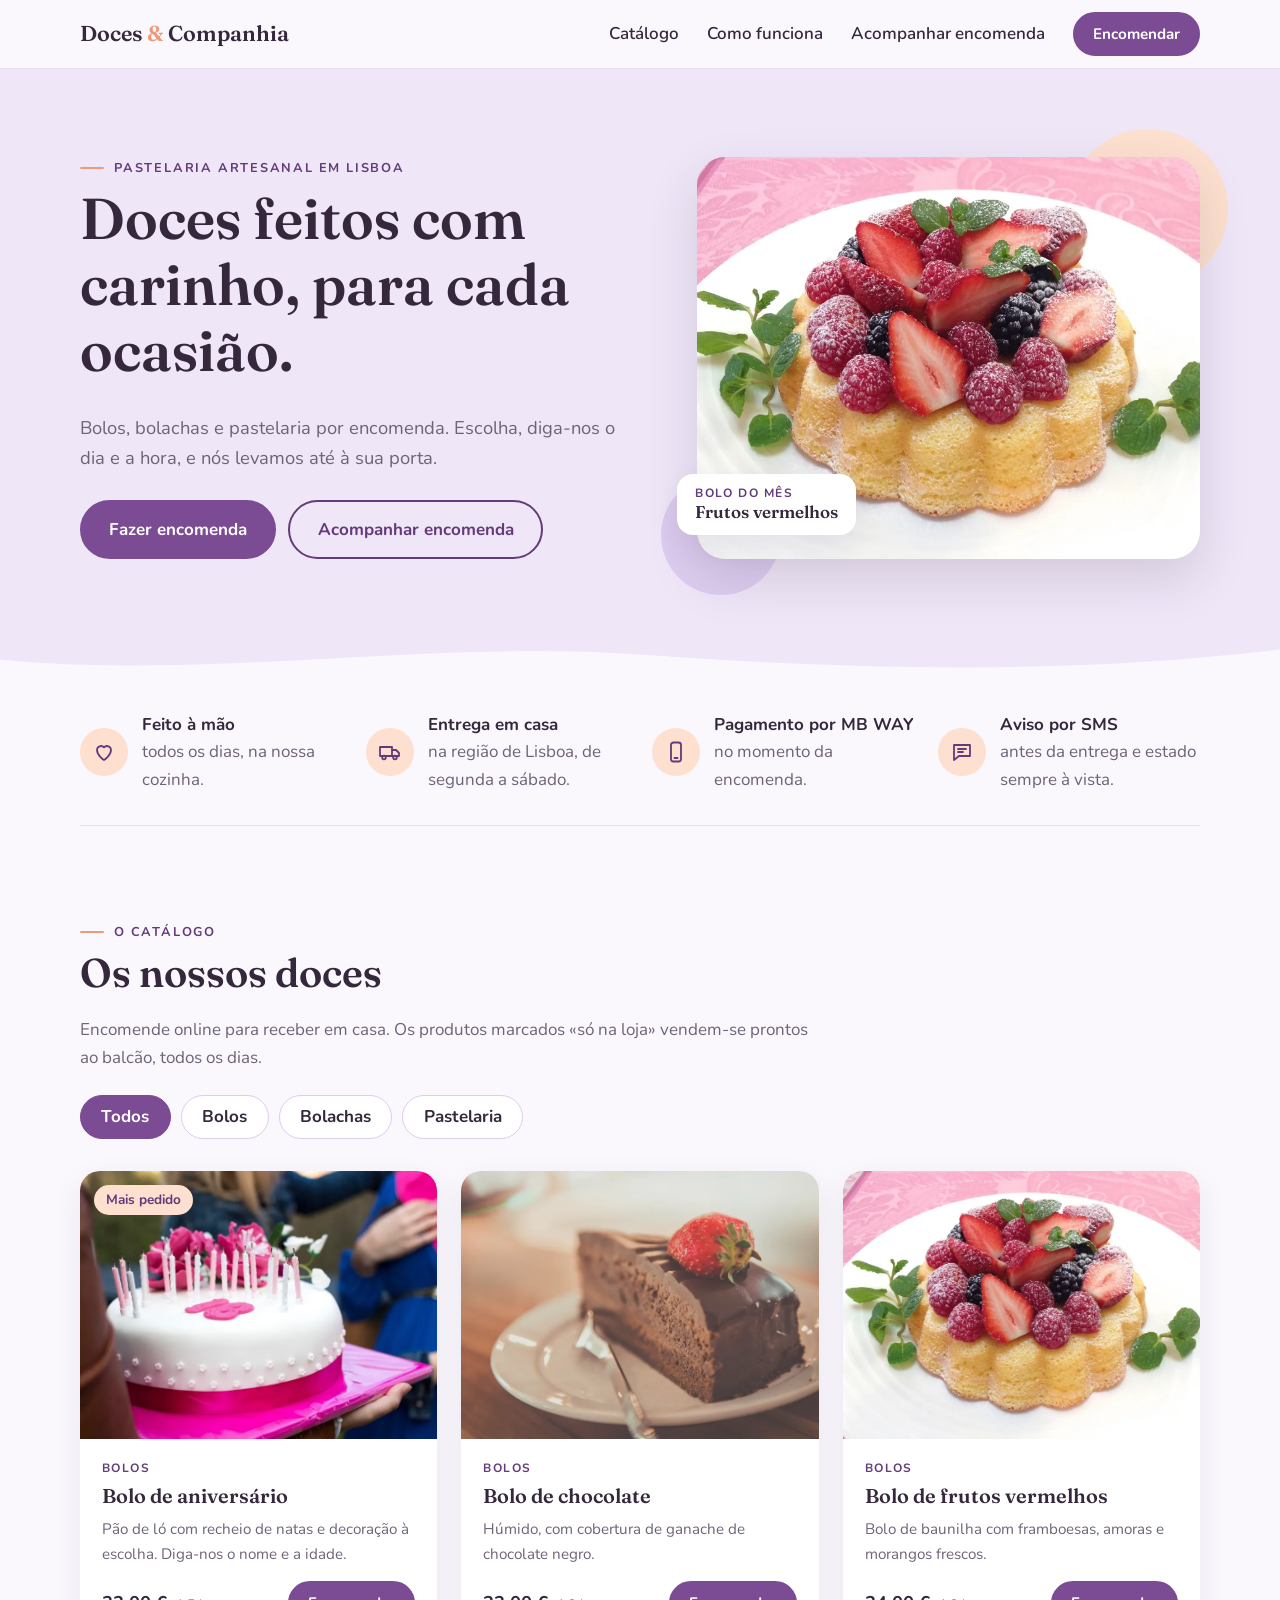
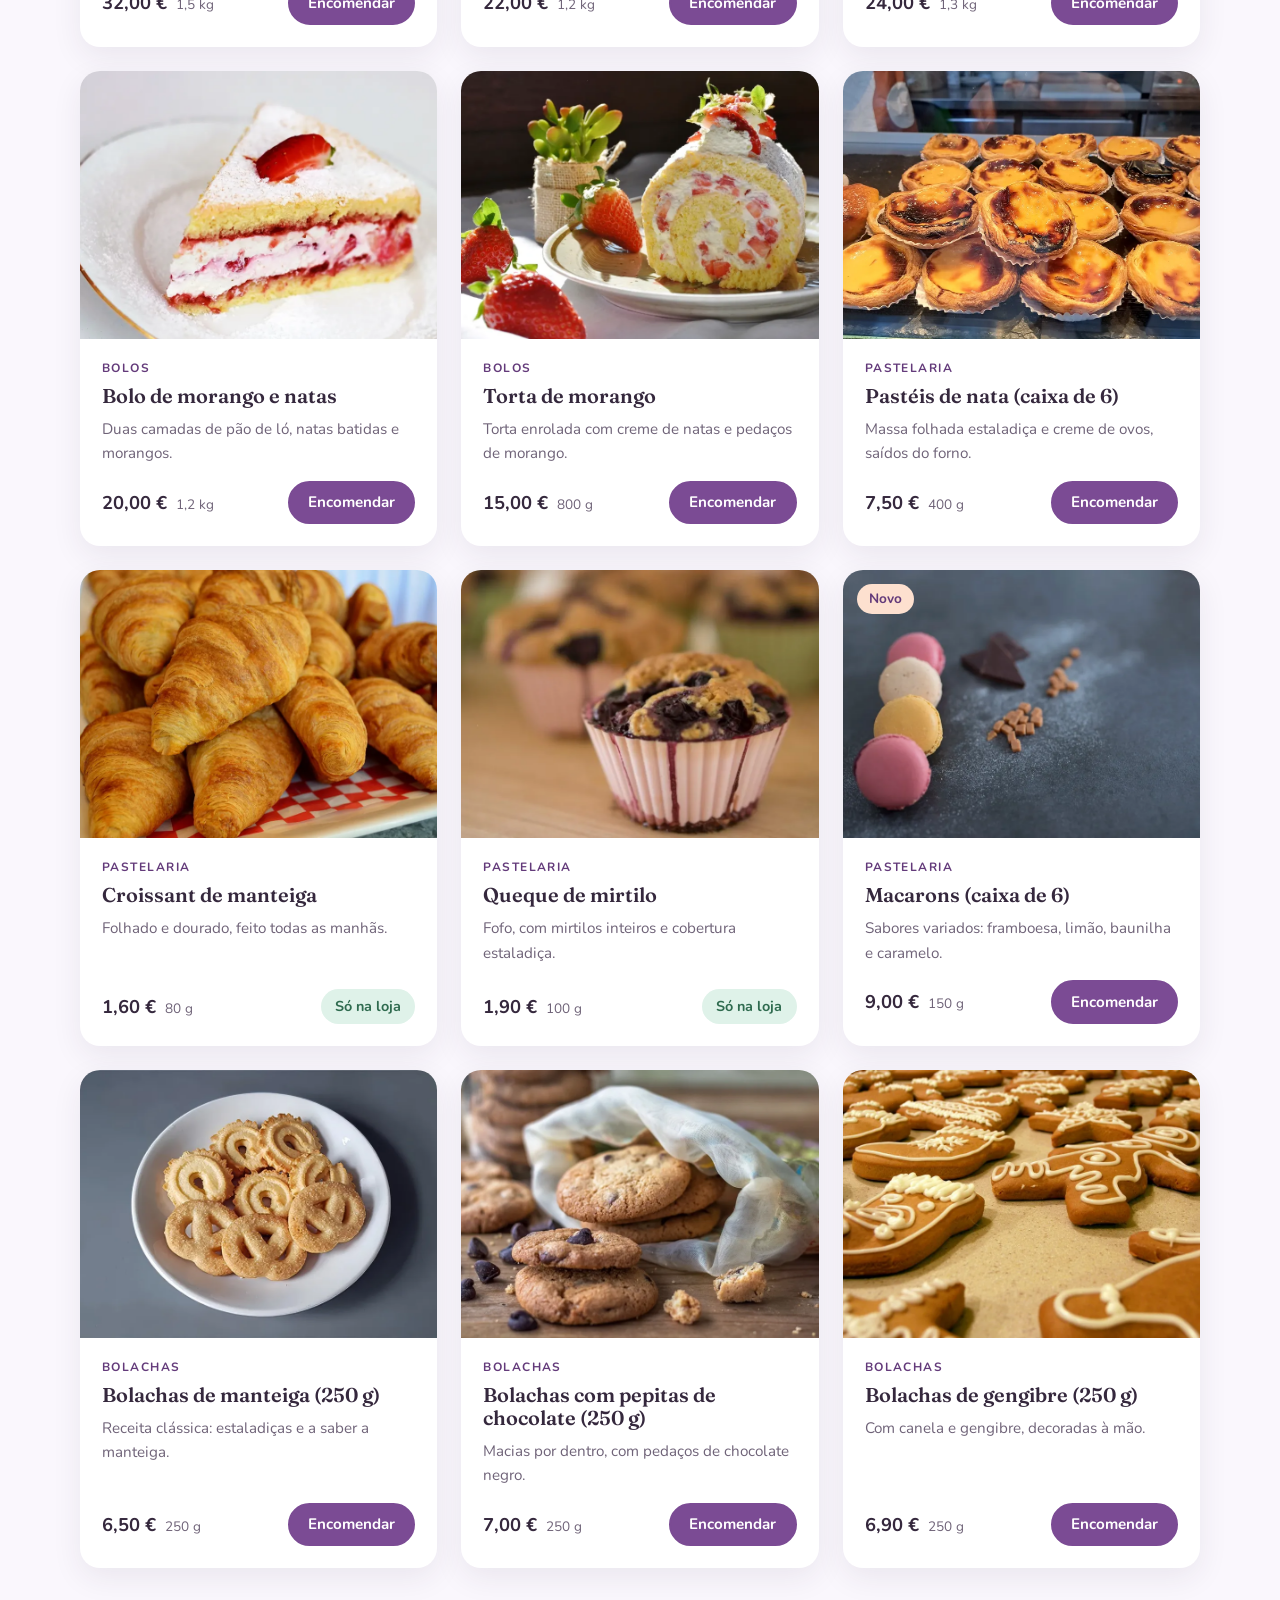
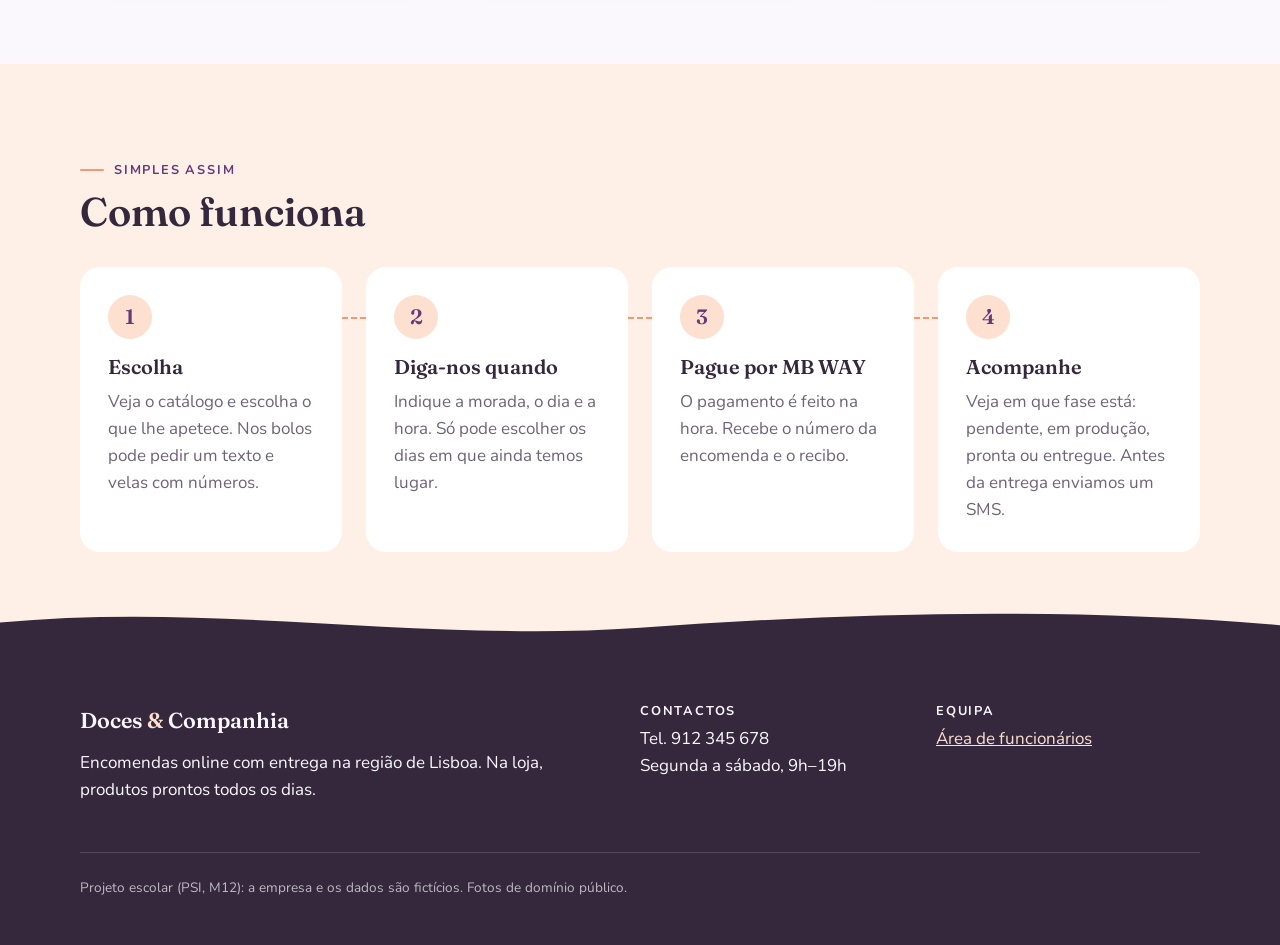
<file: index.html>
<!doctype html>
<html lang="pt-PT">
<head>
  <meta charset="utf-8">
  <meta name="viewport" content="width=device-width, initial-scale=1">
  <title>Doces &amp; Companhia — Bolos, bolachas e pastelaria por encomenda</title>
  <meta name="description" content="Pastelaria artesanal em Lisboa. Encomende online, pague por MB WAY e acompanhe a encomenda até à sua porta.">
  <link rel="preconnect" href="https://fonts.googleapis.com">
  <link rel="preconnect" href="https://fonts.gstatic.com" crossorigin>
  <link rel="stylesheet" href="https://fonts.googleapis.com/css2?family=Fraunces:opsz,wght@9..144,500;9..144,600&family=Nunito:wght@400;600;700&display=swap">
  <link rel="icon" href="data:image/svg+xml,<svg xmlns='http://www.w3.org/2000/svg' viewBox='0 0 100 100'><text y='.9em' font-size='90'>🍰</text></svg>">
  <link rel="stylesheet" href="css/style.css">
  <script src="js/dados.js" defer></script>
  <script src="js/dados-demo.js" defer></script>
  <script src="js/inicio.js" defer></script>
  <script src="js/animacoes.js" defer></script>
</head>
<body>
  <header class="topo">
    <div class="contentor topo__linha">
      <a class="logo" href="index.html">Doces <span>&amp;</span> Companhia</a>
      <button class="menu__botao" type="button" aria-expanded="false" aria-controls="menu" aria-label="Menu">
        <svg viewBox="0 0 24 24" aria-hidden="true"><path d="M4 7h16M4 12h16M4 17h16"/></svg>
      </button>
      <nav class="menu" id="menu" aria-label="Principal">
        <a href="#catalogo">Catálogo</a>
        <a href="#como-funciona">Como funciona</a>
        <a href="acompanhar.html">Acompanhar encomenda</a>
        <a class="botao botao--pequeno" href="encomendar.html">Encomendar</a>
      </nav>
    </div>
  </header>

  <main>
    <section class="destaque">
      <div class="contentor destaque__grelha">
        <div>
          <p class="sobretitulo entrar">Pastelaria artesanal em Lisboa</p>
          <h1 class="entrar" style="--ordem: 1">Doces feitos com carinho, para cada ocasião.</h1>
          <p class="destaque__texto entrar" style="--ordem: 2">Bolos, bolachas e pastelaria por encomenda. Escolha, diga-nos o dia e a hora, e nós levamos até à sua porta.</p>
          <div class="acoes entrar" style="--ordem: 3">
            <a class="botao" href="encomendar.html">Fazer encomenda</a>
            <a class="botao botao--secundario" href="acompanhar.html">Acompanhar encomenda</a>
          </div>
        </div>
        <div class="destaque__media entrar" style="--ordem: 2">
          <span class="destaque__bolha destaque__bolha--1" aria-hidden="true"></span>
          <span class="destaque__bolha destaque__bolha--2" aria-hidden="true"></span>
          <img class="destaque__foto" src="img/frutos-vermelhos.webp" width="900" height="651"
               alt="Bolo de frutos vermelhos com framboesas, amoras e morangos">
          <p class="destaque__selo"><span>Bolo do mês</span> Frutos vermelhos</p>
        </div>
      </div>
      <svg class="onda" viewBox="0 0 1440 80" preserveAspectRatio="none" aria-hidden="true"><path d="M0 48C240 80 480 16 720 40S1200 72 1440 32V80H0Z"/></svg>
    </section>

    <ul class="contentor vantagens">
      <li>
        <span class="vantagens__icone" aria-hidden="true">
          <svg viewBox="0 0 24 24"><path d="M12 20s-7-4.4-7-10a4 4 0 0 1 7-2.6A4 4 0 0 1 19 10c0 5.6-7 10-7 10z"/></svg>
        </span>
        <div><strong>Feito à mão</strong> todos os dias, na nossa cozinha.</div>
      </li>
      <li>
        <span class="vantagens__icone" aria-hidden="true">
          <svg viewBox="0 0 24 24"><path d="M2 7h12v9H2zM14 10h4l3 3v3h-7"/><circle cx="6" cy="17.5" r="1.8"/><circle cx="17" cy="17.5" r="1.8"/></svg>
        </span>
        <div><strong>Entrega em casa</strong> na região de Lisboa, de segunda a sábado.</div>
      </li>
      <li>
        <span class="vantagens__icone" aria-hidden="true">
          <svg viewBox="0 0 24 24"><rect x="7" y="2.5" width="10" height="19" rx="2.5"/><path d="M10.5 18h3"/></svg>
        </span>
        <div><strong>Pagamento por MB WAY</strong> no momento da encomenda.</div>
      </li>
      <li>
        <span class="vantagens__icone" aria-hidden="true">
          <svg viewBox="0 0 24 24"><path d="M4 5h16v11H9l-5 4z"/><path d="M8 9h8M8 12h5"/></svg>
        </span>
        <div><strong>Aviso por SMS</strong> antes da entrega e estado sempre à vista.</div>
      </li>
    </ul>

    <section id="catalogo" class="seccao">
      <div class="contentor">
        <p class="sobretitulo">O catálogo</p>
        <h2>Os nossos doces</h2>
        <p class="seccao__intro">Encomende online para receber em casa. Os produtos marcados «só na loja» vendem-se prontos ao balcão, todos os dias.</p>
        <div class="filtros" id="filtros" role="group" aria-label="Mostrar por categoria"></div>
        <ul class="grelha-produtos" id="lista-produtos"></ul>
      </div>
    </section>

    <section id="como-funciona" class="seccao seccao--pessego">
      <div class="contentor">
        <p class="sobretitulo">Simples assim</p>
        <h2>Como funciona</h2>
        <ol class="passos">
          <li>
            <span class="passos__numero">1</span>
            <h3>Escolha</h3>
            <p>Veja o catálogo e escolha o que lhe apetece. Nos bolos pode pedir um texto e velas com números.</p>
          </li>
          <li>
            <span class="passos__numero">2</span>
            <h3>Diga-nos quando</h3>
            <p>Indique a morada, o dia e a hora. Só pode escolher os dias em que ainda temos lugar.</p>
          </li>
          <li>
            <span class="passos__numero">3</span>
            <h3>Pague por MB WAY</h3>
            <p>O pagamento é feito na hora. Recebe o número da encomenda e o recibo.</p>
          </li>
          <li>
            <span class="passos__numero">4</span>
            <h3>Acompanhe</h3>
            <p>Veja em que fase está: pendente, em produção, pronta ou entregue. Antes da entrega enviamos um SMS.</p>
          </li>
        </ol>
      </div>
    </section>
  </main>

  <footer class="rodape">
    <svg class="onda" viewBox="0 0 1440 80" preserveAspectRatio="none" aria-hidden="true"><path d="M0 40C240 8 480 72 720 48S1200 16 1440 44V80H0Z"/></svg>
    <div class="contentor rodape__grelha">
      <div>
        <p class="logo">Doces <span>&amp;</span> Companhia</p>
        <p>Encomendas online com entrega na região de Lisboa. Na loja, produtos prontos todos os dias.</p>
      </div>
      <div>
        <h2>Contactos</h2>
        <p>Tel. 912 345 678<br>Segunda a sábado, 9h–19h</p>
      </div>
      <div>
        <h2>Equipa</h2>
        <p><a href="entrar.html">Área de funcionários</a></p>
      </div>
    </div>
    <p class="contentor rodape__nota">Projeto escolar (PSI, M12): a empresa e os dados são fictícios. Fotos de domínio público.</p>
  </footer>

  <template id="modelo-produto">
    <li class="produto">
      <div class="produto__imagem">
        <img class="produto__foto" src="" alt="" width="900" height="600" loading="lazy">
        <span class="produto__selo" hidden></span>
      </div>
      <div class="produto__corpo">
        <p class="produto__categoria"></p>
        <h3 class="produto__nome"></h3>
        <p class="produto__descricao"></p>
        <div class="produto__rodape">
          <p class="produto__preco"><span></span> <small></small></p>
          <a class="botao botao--pequeno produto__botao" href="encomendar.html">Encomendar</a>
        </div>
      </div>
    </li>
  </template>
</body>
</html>
</file>
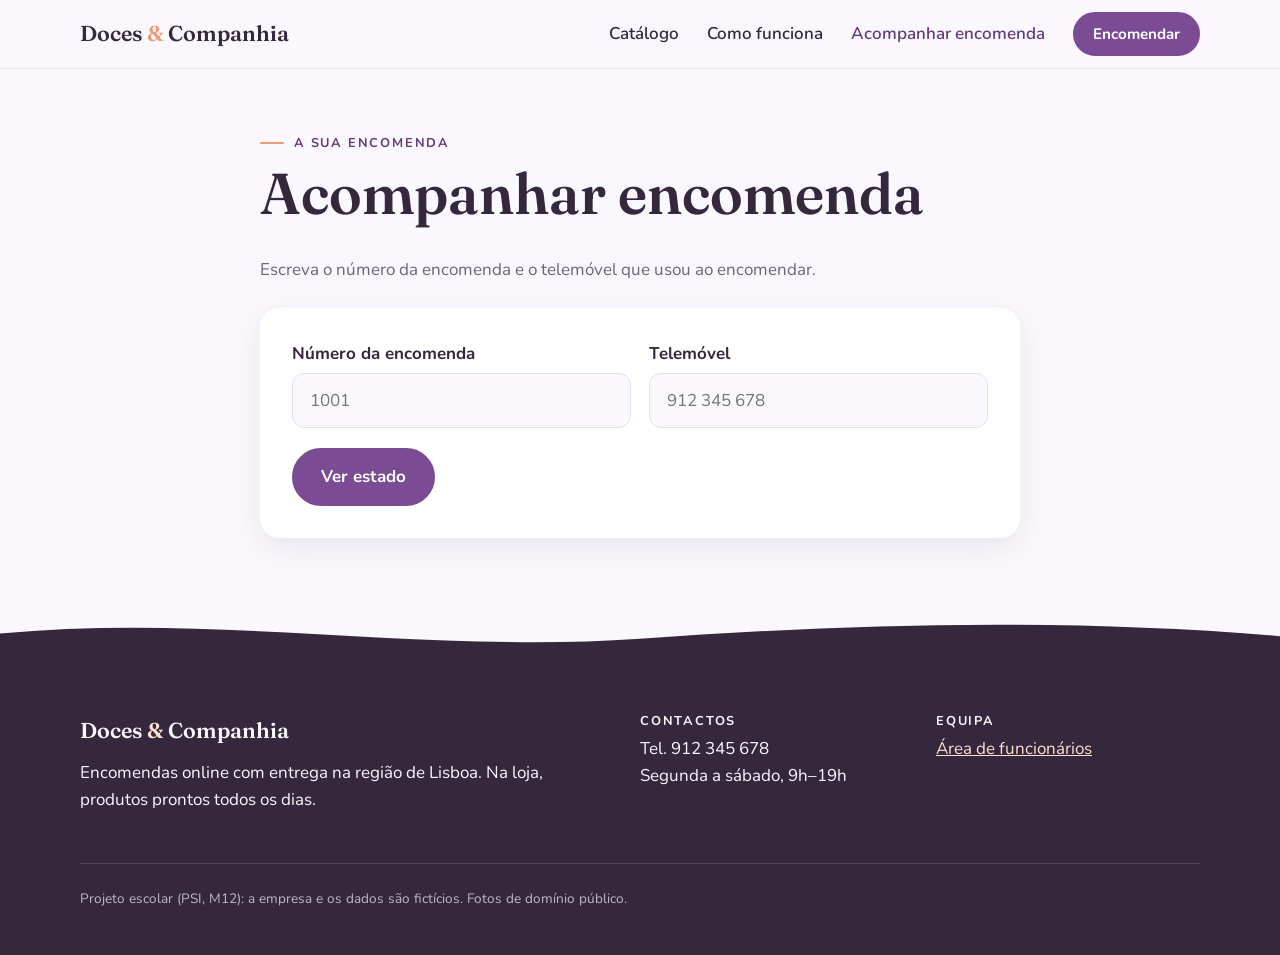
<file: acompanhar.html>
<!doctype html>
<html lang="pt-PT">
<head>
  <meta charset="utf-8">
  <meta name="viewport" content="width=device-width, initial-scale=1">
  <title>Acompanhar encomenda — Doces &amp; Companhia</title>
  <meta name="description" content="Veja em que fase está a sua encomenda e quando chega.">
  <link rel="preconnect" href="https://fonts.googleapis.com">
  <link rel="preconnect" href="https://fonts.gstatic.com" crossorigin>
  <link rel="stylesheet" href="https://fonts.googleapis.com/css2?family=Fraunces:opsz,wght@9..144,500;9..144,600&family=Nunito:wght@400;600;700&display=swap">
  <link rel="icon" href="data:image/svg+xml,<svg xmlns='http://www.w3.org/2000/svg' viewBox='0 0 100 100'><text y='.9em' font-size='90'>🍰</text></svg>">
  <link rel="stylesheet" href="css/style.css">
  <script src="js/dados.js" defer></script>
  <script src="js/dados-demo.js" defer></script>
  <script src="js/comum.js" defer></script>
  <script src="js/acompanhar.js" defer></script>
  <script src="js/animacoes.js" defer></script>
</head>
<body>
  <header class="topo">
    <div class="contentor topo__linha">
      <a class="logo" href="index.html">Doces <span>&amp;</span> Companhia</a>
      <button class="menu__botao" type="button" aria-expanded="false" aria-controls="menu" aria-label="Menu">
        <svg viewBox="0 0 24 24" aria-hidden="true"><path d="M4 7h16M4 12h16M4 17h16"/></svg>
      </button>
      <nav class="menu" id="menu" aria-label="Principal">
        <a href="index.html#catalogo">Catálogo</a>
        <a href="index.html#como-funciona">Como funciona</a>
        <a href="acompanhar.html" aria-current="page">Acompanhar encomenda</a>
        <a class="botao botao--pequeno" href="encomendar.html">Encomendar</a>
      </nav>
    </div>
  </header>

  <main class="pagina">
    <div class="contentor estreito">
      <p class="sobretitulo">A sua encomenda</p>
      <h1>Acompanhar encomenda</h1>
      <p class="pagina__intro">Escreva o número da encomenda e o telemóvel que usou ao encomendar.</p>

      <form id="form-procurar" class="cartao procurar" novalidate>
        <div class="campos-2">
          <div class="campo" data-erro="Escreva o número da encomenda, por exemplo 1001.">
            <label for="numero">Número da encomenda</label>
            <input id="numero" name="numero" type="text" inputmode="numeric" pattern="\d{1,6}" placeholder="1001" required>
            <p class="campo__erro"></p>
          </div>
          <div class="campo" data-erro="Escreva um telemóvel com 9 algarismos, por exemplo 912 345 678.">
            <label for="telefone">Telemóvel</label>
            <input id="telefone" name="telefone" type="tel" autocomplete="tel" inputmode="tel"
                   pattern="(\+351 ?)?[29]\d{2} ?\d{3} ?\d{3}" placeholder="912 345 678" required>
            <p class="campo__erro"></p>
          </div>
        </div>
        <button class="botao" type="submit">Ver estado</button>
      </form>

      <p id="nao-encontrada" class="aviso aviso--erro" role="alert" hidden>
        Não encontrámos nenhuma encomenda com este número e este telemóvel. Confirme os dois e tente de novo.
      </p>

      <section id="resultado" class="cartao resultado" aria-labelledby="titulo-resultado" tabindex="-1" hidden>
        <div class="resultado__topo">
          <h2 id="titulo-resultado">Encomenda n.º <span data-campo="numero"></span></h2>
          <span class="etiqueta" data-campo="estado"></span>
        </div>
        <ol class="progresso">
          <li style="--i: 0">Pendente</li>
          <li style="--i: 1">Em produção</li>
          <li style="--i: 2">Pronta</li>
          <li style="--i: 3">Entregue</li>
        </ol>
        <p class="aviso" data-campo="nota" hidden></p>
        <dl class="detalhes"></dl>
        <div class="resultado__fim">
          <p class="resultado__atualizado" data-campo="atualizado"></p>
          <button class="botao botao--secundario botao--pequeno" type="button" id="botao-recibo">Imprimir recibo</button>
        </div>
      </section>
    </div>
  </main>

  <footer class="rodape">
    <svg class="onda" viewBox="0 0 1440 80" preserveAspectRatio="none" aria-hidden="true"><path d="M0 40C240 8 480 72 720 48S1200 16 1440 44V80H0Z"/></svg>
    <div class="contentor rodape__grelha">
      <div>
        <p class="logo">Doces <span>&amp;</span> Companhia</p>
        <p>Encomendas online com entrega na região de Lisboa. Na loja, produtos prontos todos os dias.</p>
      </div>
      <div>
        <h2>Contactos</h2>
        <p>Tel. 912 345 678<br>Segunda a sábado, 9h–19h</p>
      </div>
      <div>
        <h2>Equipa</h2>
        <p><a href="entrar.html">Área de funcionários</a></p>
      </div>
    </div>
    <p class="contentor rodape__nota">Projeto escolar (PSI, M12): a empresa e os dados são fictícios. Fotos de domínio público.</p>
  </footer>
</body>
</html>
</file>
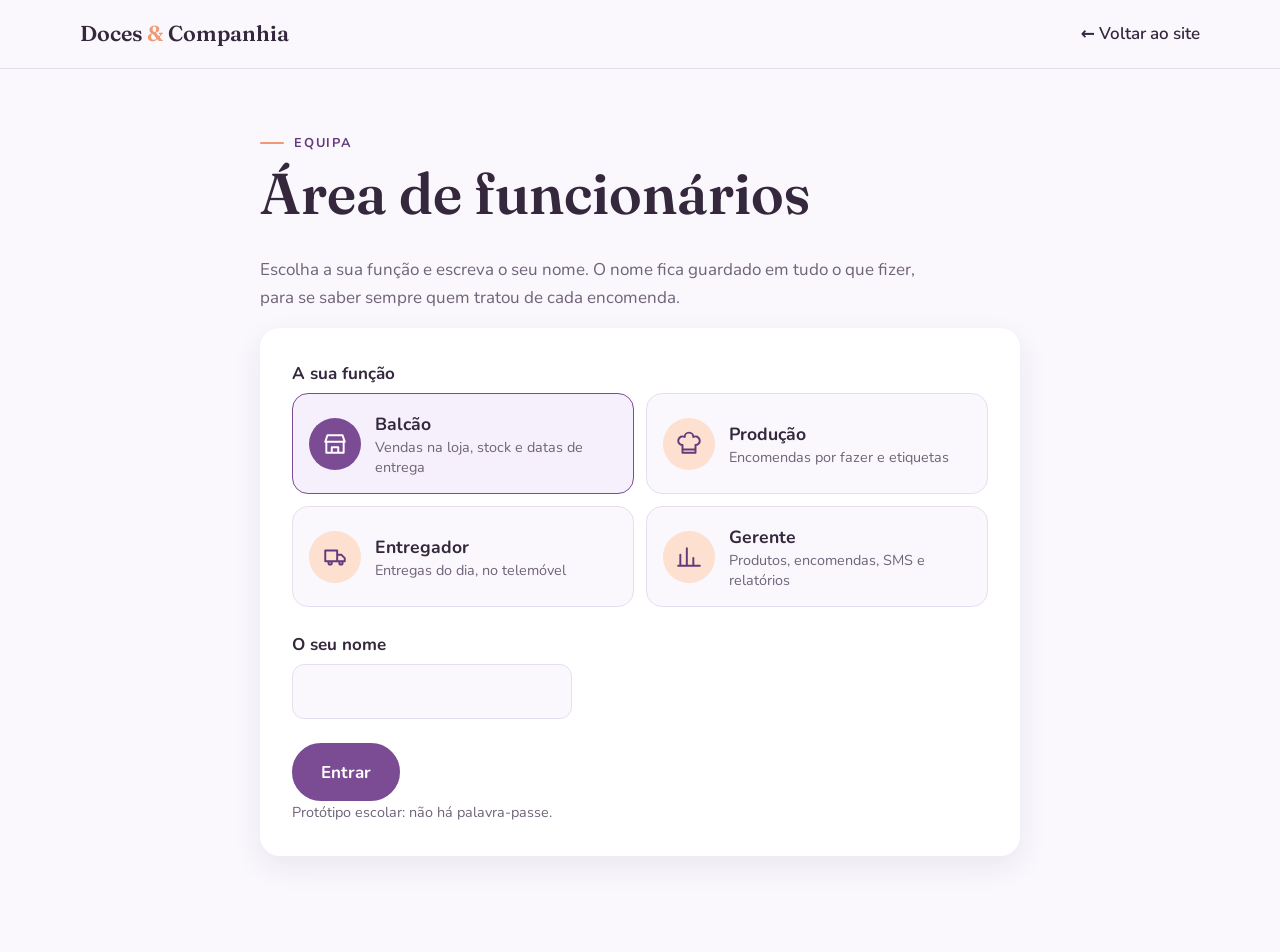
<file: balcao.html>
<!doctype html>
<html lang="pt-PT">
<head>
  <meta charset="utf-8">
  <meta name="viewport" content="width=device-width, initial-scale=1">
  <title>Balcão — Doces &amp; Companhia</title>
  <meta name="robots" content="noindex">
  <link rel="preconnect" href="https://fonts.googleapis.com">
  <link rel="preconnect" href="https://fonts.gstatic.com" crossorigin>
  <link rel="stylesheet" href="https://fonts.googleapis.com/css2?family=Fraunces:opsz,wght@9..144,500;9..144,600&family=Nunito:wght@400;600;700&display=swap">
  <link rel="icon" href="data:image/svg+xml,<svg xmlns='http://www.w3.org/2000/svg' viewBox='0 0 100 100'><text y='.9em' font-size='90'>🍰</text></svg>">
  <link rel="stylesheet" href="css/style.css">
  <script src="js/dados.js" defer></script>
  <script src="js/dados-demo.js" defer></script>
  <script src="js/comum.js" defer></script>
  <script src="js/balcao.js" defer></script>
</head>
<body>
  <header class="topo">
    <div class="contentor topo__linha">
      <a class="logo" href="index.html">Doces <span>&amp;</span> Companhia</a>
      <div class="sessao">
        <span class="sessao__quem"><span class="sessao__papel">Balcão · </span><strong data-sessao="nome"></strong></span>
        <button class="botao botao--secundario botao--pequeno" type="button" data-sessao="sair">Sair</button>
      </div>
    </div>
  </header>

  <main class="pagina pagina--equipa">
    <div class="contentor">
      <p class="sobretitulo" id="hoje"></p>
      <h1>Balcão</h1>

      <div class="separadores" role="tablist" aria-label="Secções do Balcão">
        <button type="button" role="tab" id="sep-vender" data-separador="vender" aria-controls="painel-vender">Vender</button>
        <button type="button" role="tab" id="sep-encomendas" data-separador="encomendas" aria-controls="painel-encomendas">Encomendas</button>
        <button type="button" role="tab" id="sep-dias" data-separador="dias" aria-controls="painel-dias">Dias livres</button>
      </div>

      <!-- Vender: produtos do dia (stock atual) e a venda que se está a fazer -->
      <section id="painel-vender" role="tabpanel" aria-labelledby="sep-vender">
        <div class="venda">
          <div>
            <h2 class="painel__titulo">Produtos do dia</h2>
            <p class="painel__intro">Toque num produto para o juntar à venda. O que resta atualiza-se sozinho.</p>
            <p id="sem-stock" class="aviso" hidden>Ainda não há produtos do dia. Quem os define é o Gerente.</p>
            <div class="stock" id="stock"></div>
          </div>

          <form id="form-venda" class="cartao venda__resumo" novalidate>
            <h2>Venda</h2>
            <p class="venda__vazia" id="venda-vazia">Ainda não juntou nenhum produto.</p>
            <ul class="venda__linhas" id="linhas-venda"></ul>
            <p class="venda__total"><span>Total</span> <strong id="total-venda">0,00 €</strong></p>

            <fieldset class="campo" data-erro="Escolha como o cliente paga.">
              <legend>Pagamento</legend>
              <div class="opcoes">
                <label class="opcao opcao--grande"><input type="radio" name="metodo" value="dinheiro" required> Dinheiro</label>
                <label class="opcao opcao--grande"><input type="radio" name="metodo" value="mbway" required> MB WAY</label>
              </div>
              <p class="campo__erro"></p>
            </fieldset>

            <div class="campo">
              <label for="cliente">Nome do cliente <span class="campo__opcional">(opcional, sai no recibo)</span></label>
              <input id="cliente" name="cliente" type="text" maxlength="80" autocomplete="off">
            </div>

            <p id="erro-venda" class="aviso aviso--erro" role="alert" hidden></p>
            <button class="botao botao--largo" type="submit" id="registar-venda" disabled>Registar venda</button>
          </form>
        </div>
      </section>

      <!-- Encomendas: estado, dia da entrega e recibo -->
      <section id="painel-encomendas" role="tabpanel" aria-labelledby="sep-encomendas" hidden>
        <div class="campo procura">
          <label for="procura">Procurar encomenda</label>
          <input id="procura" type="search" placeholder="Número, nome ou telemóvel" autocomplete="off">
        </div>
        <p id="aviso-encomendas" class="aviso aviso--sucesso" role="status" hidden></p>
        <h2 class="painel__titulo" id="titulo-lista"></h2>
        <div class="lista-encomendas" id="lista-encomendas"></div>
      </section>

      <!-- Dias livres: quantas encomendas e quilos já há em cada dia -->
      <section id="painel-dias" role="tabpanel" aria-labelledby="sep-dias" hidden>
        <div class="cartao agenda">
          <h2 class="painel__titulo">Dias de entrega</h2>
          <p class="painel__intro">Em cada dia: encomendas marcadas (máximo 10) e peso total (máximo 10 kg). Os dias riscados estão cheios. Ao domingo não há entregas.</p>
          <div class="calendario" id="agenda"></div>
        </div>
      </section>
    </div>
  </main>

  <dialog class="dialogo" id="dialogo-venda" aria-labelledby="titulo-venda">
    <p class="sobretitulo">Venda registada</p>
    <h2 id="titulo-venda">Venda n.º <span data-campo="numero"></span></h2>
    <p><strong data-campo="total"></strong> pagos em <span data-campo="metodo"></span>.</p>
    <div class="acoes">
      <button class="botao" type="button" id="recibo-venda">Imprimir recibo</button>
      <button class="botao botao--secundario" type="button" id="nova-venda">Nova venda</button>
    </div>
  </dialog>

  <!-- A mesma janela existe no entregador.html; quem a preenche é o escolherOutroDia (js/comum.js). -->
  <dialog class="dialogo dialogo--largo" id="dialogo-dia" aria-labelledby="titulo-dia">
    <form novalidate>
      <p class="sobretitulo">Encomenda n.º <span data-campo="numero"></span></p>
      <h2 id="titulo-dia">Mudar o dia da entrega</h2>
      <p class="dialogo__nota">Agora: <span data-campo="atual"></span>. Só se podem escolher os dias com lugar para esta encomenda (<span data-campo="peso"></span>).</p>
      <div class="campos">
        <fieldset class="campo" data-erro="Escolha o novo dia.">
          <legend>Novo dia</legend>
          <div class="calendario"></div>
          <p class="campo__erro"></p>
        </fieldset>
        <div class="campo campo--medio" data-erro="Escolha a hora.">
          <label for="hora">Hora</label>
          <select id="hora" name="hora" required></select>
          <p class="campo__erro"></p>
        </div>
        <p class="aviso aviso--erro" data-campo="erro" role="alert" hidden></p>
      </div>
      <div class="acoes">
        <button class="botao" type="submit">Guardar</button>
        <button class="botao botao--secundario" type="button" data-acao="cancelar">Cancelar</button>
      </div>
    </form>
  </dialog>

  <template id="modelo-stock">
    <button class="stock__produto" type="button">
      <img class="stock__foto" src="" alt="" width="900" height="600">
      <span class="stock__corpo">
        <span class="stock__nome"></span>
        <span class="stock__preco"></span>
        <span class="stock__resta"></span>
      </span>
      <span class="stock__na-venda" aria-hidden="true"></span>
    </button>
  </template>

  <template id="modelo-encomenda">
    <article class="cartao encomenda">
      <div class="encomenda__topo">
        <h3>N.º <span data-campo="numero"></span></h3>
        <span class="etiqueta" data-campo="estado"></span>
      </div>
      <dl class="detalhes"></dl>
      <div class="encomenda__acoes">
        <button class="botao botao--pequeno" type="button" data-acao="mudar-dia">Mudar dia</button>
        <button class="botao botao--secundario botao--pequeno" type="button" data-acao="recibo">Recibo</button>
      </div>
    </article>
  </template>
</body>
</html>
</file>
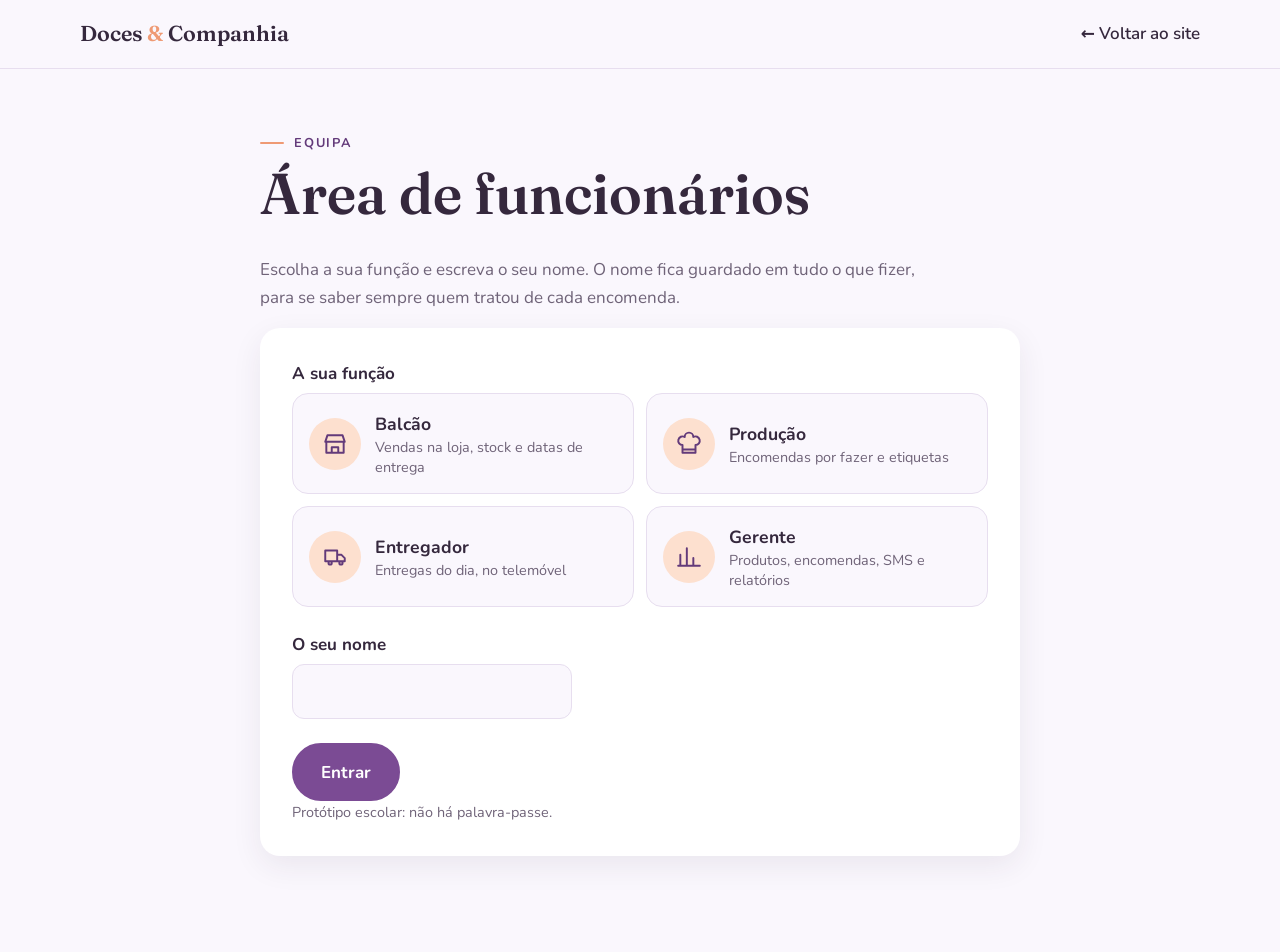
<file: entrar.html>
<!doctype html>
<html lang="pt-PT">
<head>
  <meta charset="utf-8">
  <meta name="viewport" content="width=device-width, initial-scale=1">
  <title>Área de funcionários — Doces &amp; Companhia</title>
  <meta name="robots" content="noindex">
  <link rel="preconnect" href="https://fonts.googleapis.com">
  <link rel="preconnect" href="https://fonts.gstatic.com" crossorigin>
  <link rel="stylesheet" href="https://fonts.googleapis.com/css2?family=Fraunces:opsz,wght@9..144,500;9..144,600&family=Nunito:wght@400;600;700&display=swap">
  <link rel="icon" href="data:image/svg+xml,<svg xmlns='http://www.w3.org/2000/svg' viewBox='0 0 100 100'><text y='.9em' font-size='90'>🍰</text></svg>">
  <link rel="stylesheet" href="css/style.css">
  <script src="js/dados.js" defer></script>
  <script src="js/dados-demo.js" defer></script>
  <script src="js/comum.js" defer></script>
  <script src="js/entrar.js" defer></script>
</head>
<body>
  <header class="topo">
    <div class="contentor topo__linha">
      <a class="logo" href="index.html">Doces <span>&amp;</span> Companhia</a>
      <a class="topo__voltar" href="index.html">← Voltar ao site</a>
    </div>
  </header>

  <main class="pagina">
    <div class="contentor estreito">
      <p class="sobretitulo">Equipa</p>
      <h1>Área de funcionários</h1>
      <p class="pagina__intro">Escolha a sua função e escreva o seu nome. O nome fica guardado em tudo o que fizer, para se saber sempre quem tratou de cada encomenda.</p>

      <section id="ja-entrou" class="cartao ja-entrou" hidden>
        <p>Já entrou como <strong data-campo="nome"></strong> (<span data-campo="papel"></span>).</p>
        <div class="acoes">
          <a class="botao" id="continuar" href="#">Continuar</a>
          <button class="botao botao--secundario" type="button" id="sair">Sair</button>
        </div>
      </section>

      <form id="form-entrar" class="cartao formulario" novalidate>
        <fieldset class="campo" data-erro="Escolha a sua função.">
          <legend>A sua função</legend>
          <div class="papeis">
            <label class="papel">
              <input type="radio" name="papel" value="balcao" required>
              <span class="papel__icone" aria-hidden="true">
                <svg viewBox="0 0 24 24"><path d="M4 10h16v10H4zM3 10l2-6h14l2 6M9 20v-5h6v5"/></svg>
              </span>
              <span><strong>Balcão</strong><small>Vendas na loja, stock e datas de entrega</small></span>
            </label>
            <label class="papel">
              <input type="radio" name="papel" value="producao" required>
              <span class="papel__icone" aria-hidden="true">
                <svg viewBox="0 0 24 24"><path d="M6 13a4 4 0 1 1 2-7.5 4 4 0 0 1 8 0A4 4 0 1 1 18 13v7H6zM6 17h12"/></svg>
              </span>
              <span><strong>Produção</strong><small>Encomendas por fazer e etiquetas</small></span>
            </label>
            <label class="papel">
              <input type="radio" name="papel" value="entregador" required>
              <span class="papel__icone" aria-hidden="true">
                <svg viewBox="0 0 24 24"><path d="M3 6h11v10H3zM14 10h4l3 3v3h-7M7.5 19a1.5 1.5 0 1 0 0-3 1.5 1.5 0 0 0 0 3zM17.5 19a1.5 1.5 0 1 0 0-3 1.5 1.5 0 0 0 0 3z"/></svg>
              </span>
              <span><strong>Entregador</strong><small>Entregas do dia, no telemóvel</small></span>
            </label>
            <label class="papel">
              <input type="radio" name="papel" value="gerente" required>
              <span class="papel__icone" aria-hidden="true">
                <svg viewBox="0 0 24 24"><path d="M4 20V10M10 20V4M16 20v-7M22 20H2"/></svg>
              </span>
              <span><strong>Gerente</strong><small>Produtos, encomendas, SMS e relatórios</small></span>
            </label>
          </div>
          <p class="campo__erro"></p>
        </fieldset>

        <div class="campo campo--medio" data-erro="Escreva o seu nome (pelo menos 2 letras).">
          <label for="nome">O seu nome</label>
          <input id="nome" name="nome" type="text" autocomplete="name" minlength="2" maxlength="40" pattern=".*\S.*\S.*" required>
          <p class="campo__erro"></p>
        </div>

        <p id="erro-entrar" class="aviso aviso--erro" role="alert" hidden></p>

        <div>
          <button class="botao" type="submit">Entrar</button>
          <p class="campo__ajuda entrar__nota">Protótipo escolar: não há palavra-passe.</p>
        </div>
      </form>
    </div>
  </main>
</body>
</html>
</file>
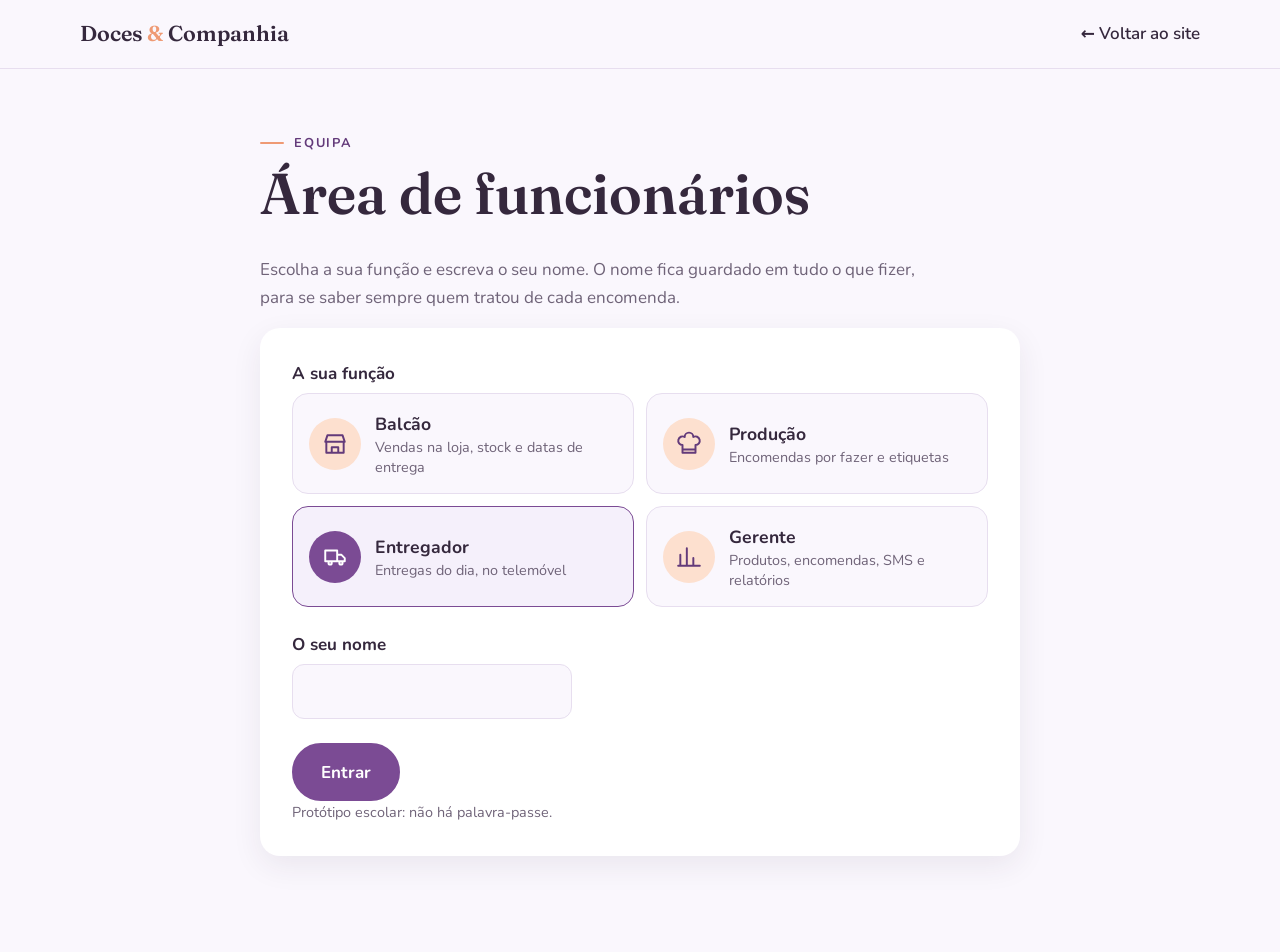
<file: entregador.html>
<!doctype html>
<html lang="pt-PT">
<head>
  <meta charset="utf-8">
  <meta name="viewport" content="width=device-width, initial-scale=1">
  <title>Entregas — Doces &amp; Companhia</title>
  <meta name="robots" content="noindex">
  <link rel="preconnect" href="https://fonts.googleapis.com">
  <link rel="preconnect" href="https://fonts.gstatic.com" crossorigin>
  <link rel="stylesheet" href="https://fonts.googleapis.com/css2?family=Fraunces:opsz,wght@9..144,500;9..144,600&family=Nunito:wght@400;600;700&display=swap">
  <link rel="icon" href="data:image/svg+xml,<svg xmlns='http://www.w3.org/2000/svg' viewBox='0 0 100 100'><text y='.9em' font-size='90'>🍰</text></svg>">
  <link rel="stylesheet" href="css/style.css">
  <script src="js/dados.js" defer></script>
  <script src="js/dados-demo.js" defer></script>
  <script src="js/comum.js" defer></script>
  <script src="js/entregador.js" defer></script>
</head>
<body>
  <header class="topo">
    <div class="contentor topo__linha">
      <a class="logo" href="index.html">Doces <span>&amp;</span> Companhia</a>
      <div class="sessao">
        <span class="sessao__quem"><span class="sessao__papel">Entregador · </span><strong data-sessao="nome"></strong></span>
        <button class="botao botao--secundario botao--pequeno" type="button" data-sessao="sair">Sair</button>
      </div>
    </div>
  </header>

  <!-- Feita para o telemóvel do Michael: substitui a lista do WhatsApp, a fatura assinada e o Excel. -->
  <main class="pagina pagina--equipa">
    <div class="contentor">
      <p class="sobretitulo" id="hoje"></p>
      <h1>Entregas</h1>

      <nav class="atalhos" aria-label="Secções">
        <a href="#entregar">Por entregar <span class="coluna__conta" id="conta-entregar"></span></a>
        <a href="#armazem">No armazém <span class="coluna__conta" id="conta-armazem"></span></a>
        <a href="#feitas">Feitas hoje <span class="coluna__conta" id="conta-feitas"></span></a>
      </nav>

      <section class="seccao-entregas" id="entregar" aria-labelledby="titulo-entregar">
        <h2 class="painel__titulo" id="titulo-entregar">Por entregar hoje</h2>
        <p class="coluna__vazia" id="vazia-entregar" hidden>Não há entregas para hoje.</p>
        <div class="entregas" id="lista-entregar"></div>
      </section>

      <section class="seccao-entregas" id="armazem" aria-labelledby="titulo-armazem">
        <h2 class="painel__titulo" id="titulo-armazem">No armazém</h2>
        <p class="painel__intro">O cliente pode vir levantá-las durante 3 dias úteis.</p>
        <p class="coluna__vazia" id="vazia-armazem" hidden>Não há encomendas no armazém.</p>
        <div class="entregas" id="lista-armazem"></div>
      </section>

      <section class="seccao-entregas" id="feitas" aria-labelledby="titulo-feitas">
        <h2 class="painel__titulo" id="titulo-feitas">Feitas hoje</h2>
        <p class="painel__intro">Este é o relatório do dia: o Gerente vê-o sozinho, já não é preciso o Excel.</p>
        <p class="coluna__vazia" id="vazia-feitas" hidden>Ainda nada hoje.</p>
        <ol class="resumo-dia" id="lista-feitas"></ol>
      </section>
    </div>
  </main>

  <p class="aviso aviso--sucesso mensagem" id="mensagem" role="status" hidden></p>

  <!-- «Entregue» (ou «Levantada» no armazém): o nome de quem recebeu fica no lugar da assinatura. -->
  <dialog class="dialogo" id="dialogo-recebida" aria-labelledby="titulo-recebida">
    <form novalidate>
      <p class="sobretitulo">Encomenda n.º <span data-campo="numero"></span></p>
      <h2 id="titulo-recebida"></h2>
      <div class="campo" data-erro="Escreva o nome de quem recebeu.">
        <label for="recebidaPor">Nome</label>
        <input id="recebidaPor" name="recebidaPor" type="text" minlength="2" maxlength="80" autocomplete="off" required>
        <p class="campo__ajuda">Fica no lugar da assinatura.</p>
        <p class="campo__erro"></p>
      </div>
      <p class="aviso aviso--erro" data-campo="erro" role="alert" hidden></p>
      <div class="acoes">
        <button class="botao botao--grande" type="submit">Confirmar</button>
        <button class="botao botao--secundario" type="button" data-acao="cancelar">Cancelar</button>
      </div>
    </form>
  </dialog>

  <dialog class="dialogo" id="dialogo-falhou" aria-labelledby="titulo-falhou">
    <p class="sobretitulo">Encomenda n.º <span data-campo="numero"></span></p>
    <h2 id="titulo-falhou">Não foi entregue</h2>
    <div class="falhas">
      <button class="falha" type="button" data-acao="armazem">
        <strong>Fica no armazém</strong>
        <span>O cliente recebe um SMS e pode levantá-la até <span data-campo="ate"></span>.</span>
      </button>
      <button class="falha" type="button" data-acao="remarcar">
        <strong>Remarcar</strong>
        <span>O cliente combinou outro dia comigo.</span>
      </button>
    </div>
    <p class="aviso aviso--erro" data-campo="erro" role="alert" hidden></p>
    <div class="acoes">
      <button class="botao botao--secundario" type="button" data-acao="cancelar">Cancelar</button>
    </div>
  </dialog>

  <!-- A mesma janela do balcao.html; quem a preenche é o escolherOutroDia (js/comum.js). -->
  <dialog class="dialogo dialogo--largo" id="dialogo-dia" aria-labelledby="titulo-dia">
    <form novalidate>
      <p class="sobretitulo">Encomenda n.º <span data-campo="numero"></span></p>
      <h2 id="titulo-dia">Remarcar a entrega</h2>
      <p class="dialogo__nota">Era: <span data-campo="atual"></span>. Só se podem escolher os dias com lugar para esta encomenda (<span data-campo="peso"></span>).</p>
      <div class="campos">
        <fieldset class="campo" data-erro="Escolha o novo dia.">
          <legend>Novo dia</legend>
          <div class="calendario"></div>
          <p class="campo__erro"></p>
        </fieldset>
        <div class="campo campo--medio" data-erro="Escolha a hora.">
          <label for="hora">Hora</label>
          <select id="hora" name="hora" required></select>
          <p class="campo__erro"></p>
        </div>
        <p class="aviso aviso--erro" data-campo="erro" role="alert" hidden></p>
      </div>
      <div class="acoes">
        <button class="botao" type="submit">Guardar</button>
        <button class="botao botao--secundario" type="button" data-acao="cancelar">Cancelar</button>
      </div>
    </form>
  </dialog>

  <template id="modelo-entrega">
    <article class="entrega">
      <div class="entrega__topo">
        <span class="prazo"></span>
        <span class="entrega__numero"></span>
      </div>
      <div>
        <h3 class="entrega__cliente"></h3>
        <p class="entrega__produto"></p>
      </div>
      <div class="entrega__contactos">
        <a class="contacto" data-campo="telefone" href="">
          <svg viewBox="0 0 24 24" aria-hidden="true"><path d="M5 4h4l2 5-2.5 1.5a11 11 0 0 0 5 5L15 13l5 2v4a2 2 0 0 1-2 2A16 16 0 0 1 3 6a2 2 0 0 1 2-2"/></svg>
          <span><span data-campo="texto"></span><small>Ligar</small></span>
        </a>
        <a class="contacto" data-campo="mapa" href="" target="_blank" rel="noopener">
          <svg viewBox="0 0 24 24" aria-hidden="true"><path d="M12 21s-7-6.2-7-11.5a7 7 0 0 1 14 0C19 14.8 12 21 12 21z"/><circle cx="12" cy="9.5" r="2.5"/></svg>
          <span><span data-campo="texto"></span><small>Abrir no mapa</small></span>
        </a>
      </div>
      <p class="entrega__nota" hidden></p>
      <div class="entrega__acoes"></div>
    </article>
  </template>
</body>
</html>
</file>
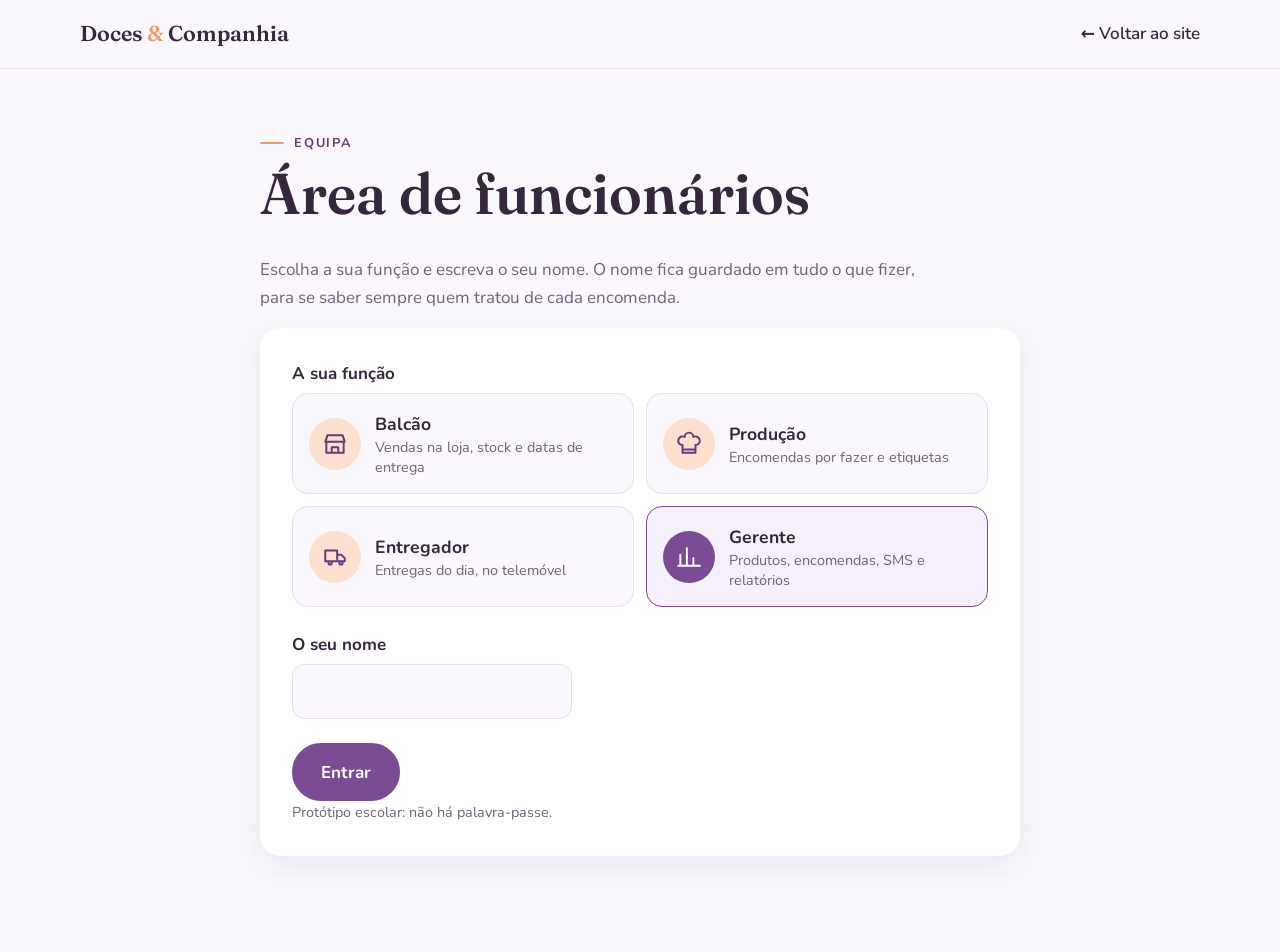
<file: gerente.html>
<!doctype html>
<html lang="pt-PT">
<head>
  <meta charset="utf-8">
  <meta name="viewport" content="width=device-width, initial-scale=1">
  <title>Gerente — Doces &amp; Companhia</title>
  <meta name="robots" content="noindex">
  <link rel="preconnect" href="https://fonts.googleapis.com">
  <link rel="preconnect" href="https://fonts.gstatic.com" crossorigin>
  <link rel="stylesheet" href="https://fonts.googleapis.com/css2?family=Fraunces:opsz,wght@9..144,500;9..144,600&family=Nunito:wght@400;600;700&display=swap">
  <link rel="icon" href="data:image/svg+xml,<svg xmlns='http://www.w3.org/2000/svg' viewBox='0 0 100 100'><text y='.9em' font-size='90'>🍰</text></svg>">
  <link rel="stylesheet" href="css/style.css">
  <script src="js/dados.js" defer></script>
  <script src="js/dados-demo.js" defer></script>
  <script src="js/comum.js" defer></script>
  <script src="js/graficos.js" defer></script>
  <script src="js/gerente.js" defer></script>
</head>
<body>
  <header class="topo">
    <div class="contentor topo__linha">
      <a class="logo" href="index.html">Doces <span>&amp;</span> Companhia</a>
      <div class="sessao">
        <span class="sessao__quem"><span class="sessao__papel">Gerente · </span><strong data-sessao="nome"></strong></span>
        <button class="botao botao--secundario botao--pequeno" type="button" data-sessao="sair">Sair</button>
      </div>
    </div>
  </header>

  <main class="pagina pagina--equipa">
    <div class="contentor">
      <p class="sobretitulo" id="hoje"></p>
      <h1>Gerente</h1>

      <div class="separadores" role="tablist" aria-label="Secções do Gerente">
        <button type="button" role="tab" id="sep-relatorios" data-separador="relatorios" aria-controls="painel-relatorios">Relatórios</button>
        <button type="button" role="tab" id="sep-dia" data-separador="dia" aria-controls="painel-dia">Resumo do dia</button>
        <button type="button" role="tab" id="sep-produtos" data-separador="produtos" aria-controls="painel-produtos">Produtos</button>
        <button type="button" role="tab" id="sep-encomendas" data-separador="encomendas" aria-controls="painel-encomendas">Encomendas</button>
        <button type="button" role="tab" id="sep-sms" data-separador="sms" aria-controls="painel-sms">SMS</button>
      </div>

      <!-- Relatórios do mês: encomendas e vendas na loja juntas -->
      <section id="painel-relatorios" role="tabpanel" aria-labelledby="sep-relatorios">
        <div class="filtros-linha">
          <div class="campo">
            <label for="mes">Mês</label>
            <select id="mes"></select>
          </div>
        </div>

        <p id="sem-vendas" class="aviso" hidden>Não há vendas neste mês.</p>
        <div class="indicadores" id="indicadores"></div>

        <div class="graficos">
          <section class="cartao grafico" aria-labelledby="titulo-categorias">
            <h2 id="titulo-categorias">Vendas por categoria</h2>
            <p class="grafico__sub">Receita do mês: encomendas do site e vendas na loja.</p>
            <div id="legenda-categorias"></div>
            <div class="barras" id="grafico-categorias" role="group" aria-labelledby="titulo-categorias"></div>
            <details class="tabela-grafico">
              <summary>Ver em tabela</summary>
              <div id="tabela-categorias"></div>
            </details>
          </section>

          <section class="cartao grafico" aria-labelledby="titulo-produtos">
            <h2 id="titulo-produtos">Produtos mais vendidos</h2>
            <p class="grafico__sub">Unidades vendidas no mês (encomendas e loja).</p>
            <div class="barras" id="grafico-produtos" role="group" aria-labelledby="titulo-produtos"></div>
            <details class="tabela-grafico">
              <summary>Ver em tabela</summary>
              <div id="tabela-produtos"></div>
            </details>
          </section>

          <section class="cartao grafico grafico--largo" aria-labelledby="titulo-liquido">
            <h2 id="titulo-liquido">Rendimento líquido por dia</h2>
            <p class="grafico__sub">Receita menos o custo de produção do que se vendeu.</p>
            <div id="grafico-liquido" role="group" aria-labelledby="titulo-liquido"></div>
            <details class="tabela-grafico">
              <summary>Ver em tabela</summary>
              <div id="tabela-liquido"></div>
            </details>
          </section>
        </div>
      </section>

      <!-- Resumo de um dia: o que a Produção fez, o que o Entregador fez e a loja -->
      <section id="painel-dia" role="tabpanel" aria-labelledby="sep-dia" hidden>
        <div class="filtros-linha">
          <div class="campo">
            <label for="dia">Dia</label>
            <input id="dia" type="date">
          </div>
        </div>
        <p class="painel__intro">Faz-se sozinho a partir do que cada um regista: já ninguém tem de escrever relatórios no fim do dia.</p>
        <div class="resumos">
          <section class="cartao resumo-bloco" aria-labelledby="titulo-dia-producao">
            <h2 id="titulo-dia-producao">Produção</h2>
            <p class="resumo-bloco__numeros" id="numeros-producao"></p>
            <ol class="resumo-dia" id="dia-producao"></ol>
          </section>
          <section class="cartao resumo-bloco" aria-labelledby="titulo-dia-entregas">
            <h2 id="titulo-dia-entregas">Entregas</h2>
            <p class="resumo-bloco__numeros" id="numeros-entregas"></p>
            <ol class="resumo-dia" id="dia-entregas"></ol>
          </section>
          <section class="cartao resumo-bloco resumo-bloco--largo" aria-labelledby="titulo-dia-loja">
            <h2 id="titulo-dia-loja">Loja</h2>
            <p class="resumo-bloco__numeros" id="numeros-loja"></p>
            <div id="dia-loja"></div>
          </section>
        </div>
      </section>

      <!-- Produtos de hoje (stock da loja) e catálogo -->
      <section id="painel-produtos" role="tabpanel" aria-labelledby="sep-produtos" hidden>
        <form id="form-dia" class="cartao produtos-hoje" novalidate>
          <h2>Produtos de hoje na loja</h2>
          <p class="painel__intro">Quantas unidades de cada produto há hoje. O Balcão vê o que resta e as vendas descontam sozinhas.</p>
          <div class="quantidades" id="quantidades"></div>
          <p id="aviso-dia" class="aviso" role="status" hidden></p>
          <button class="botao" type="submit">Guardar produtos de hoje</button>
        </form>

        <section class="cartao" aria-labelledby="titulo-catalogo">
          <div class="cabecalho-cartao">
            <h2 id="titulo-catalogo">Catálogo</h2>
            <button class="botao botao--pequeno" type="button" id="novo-produto">Novo produto</button>
          </div>
          <div class="catalogo" id="catalogo"></div>
        </section>
      </section>

      <!-- Todas as encomendas, com o histórico de quem fez o quê -->
      <section id="painel-encomendas" role="tabpanel" aria-labelledby="sep-encomendas" hidden>
        <div class="filtros-linha">
          <div class="campo procura">
            <label for="procura">Procurar</label>
            <input id="procura" type="search" placeholder="Número, nome ou telemóvel" autocomplete="off">
          </div>
          <div class="campo">
            <label for="filtro-estado">Estado</label>
            <select id="filtro-estado">
              <option value="">Todos</option>
            </select>
          </div>
        </div>
        <h2 class="painel__titulo" id="titulo-encomendas"></h2>
        <div class="registos" id="registos"></div>
      </section>

      <!-- SMS simulados -->
      <section id="painel-sms" role="tabpanel" aria-labelledby="sep-sms" hidden>
        <p class="painel__intro">Simulação: nenhum SMS sai a sério. Aqui fica o que cada cliente teria recebido.</p>
        <h2 class="painel__titulo" id="titulo-sms"></h2>
        <ol class="sms" id="lista-sms"></ol>
      </section>

      <aside class="cartao demo">
        <p>Protótipo: os dados ficam guardados só neste navegador.</p>
        <button class="botao botao--secundario botao--pequeno" type="button" id="repor">Repor dados de demonstração</button>
      </aside>
    </div>
  </main>

  <p class="aviso aviso--sucesso mensagem" id="mensagem" role="status" hidden></p>

  <dialog class="dialogo dialogo--largo" id="dialogo-produto" aria-labelledby="titulo-produto">
    <form class="formulario" novalidate>
      <h2 id="titulo-produto"></h2>
      <div class="campos">
        <div class="campo" data-erro="Escreva o nome do produto.">
          <label for="p-nome">Nome</label>
          <input id="p-nome" name="nome" type="text" maxlength="60" required>
          <p class="campo__erro"></p>
        </div>
        <div class="campos-2">
          <div class="campo">
            <label for="p-categoria">Categoria</label>
            <select id="p-categoria" name="categoria" required></select>
          </div>
          <div class="campo">
            <label for="p-foto">Foto</label>
            <select id="p-foto" name="foto" required></select>
          </div>
        </div>
        <div class="campo">
          <label for="p-descricao">Descrição <span class="campo__opcional">(opcional)</span></label>
          <textarea id="p-descricao" name="descricao" maxlength="160"></textarea>
        </div>
        <div class="campos-3">
          <div class="campo" data-erro="Maior do que zero.">
            <label for="p-preco">Preço (€)</label>
            <input id="p-preco" name="preco" type="number" min="0.01" step="0.01" inputmode="decimal" required>
            <p class="campo__erro"></p>
          </div>
          <div class="campo" data-erro="Zero ou mais.">
            <label for="p-custo">Custo (€)</label>
            <input id="p-custo" name="custo" type="number" min="0" step="0.01" inputmode="decimal" required>
            <p class="campo__erro"></p>
          </div>
          <div class="campo" data-erro="Maior do que zero.">
            <label for="p-peso">Peso (kg)</label>
            <input id="p-peso" name="peso" type="number" min="0.01" step="0.01" inputmode="decimal" required>
            <p class="campo__erro"></p>
          </div>
        </div>
        <fieldset class="campo">
          <legend>Onde se vende</legend>
          <div class="opcoes opcoes--linha">
            <label class="opcao"><input type="checkbox" name="porEncomenda"> Por encomenda</label>
            <label class="opcao"><input type="checkbox" name="naLoja"> Na loja</label>
          </div>
        </fieldset>
        <div class="opcoes opcoes--linha">
          <label class="opcao"><input type="checkbox" name="personalizavel"> Leva texto e velas</label>
          <label class="opcao"><input type="checkbox" name="ativo"> À venda</label>
        </div>
        <p class="aviso aviso--erro" data-campo="erro" role="alert" hidden></p>
      </div>
      <div class="acoes">
        <button class="botao" type="submit">Guardar</button>
        <button class="botao botao--secundario" type="button" data-acao="cancelar">Cancelar</button>
      </div>
    </form>
  </dialog>
</body>
</html>
</file>
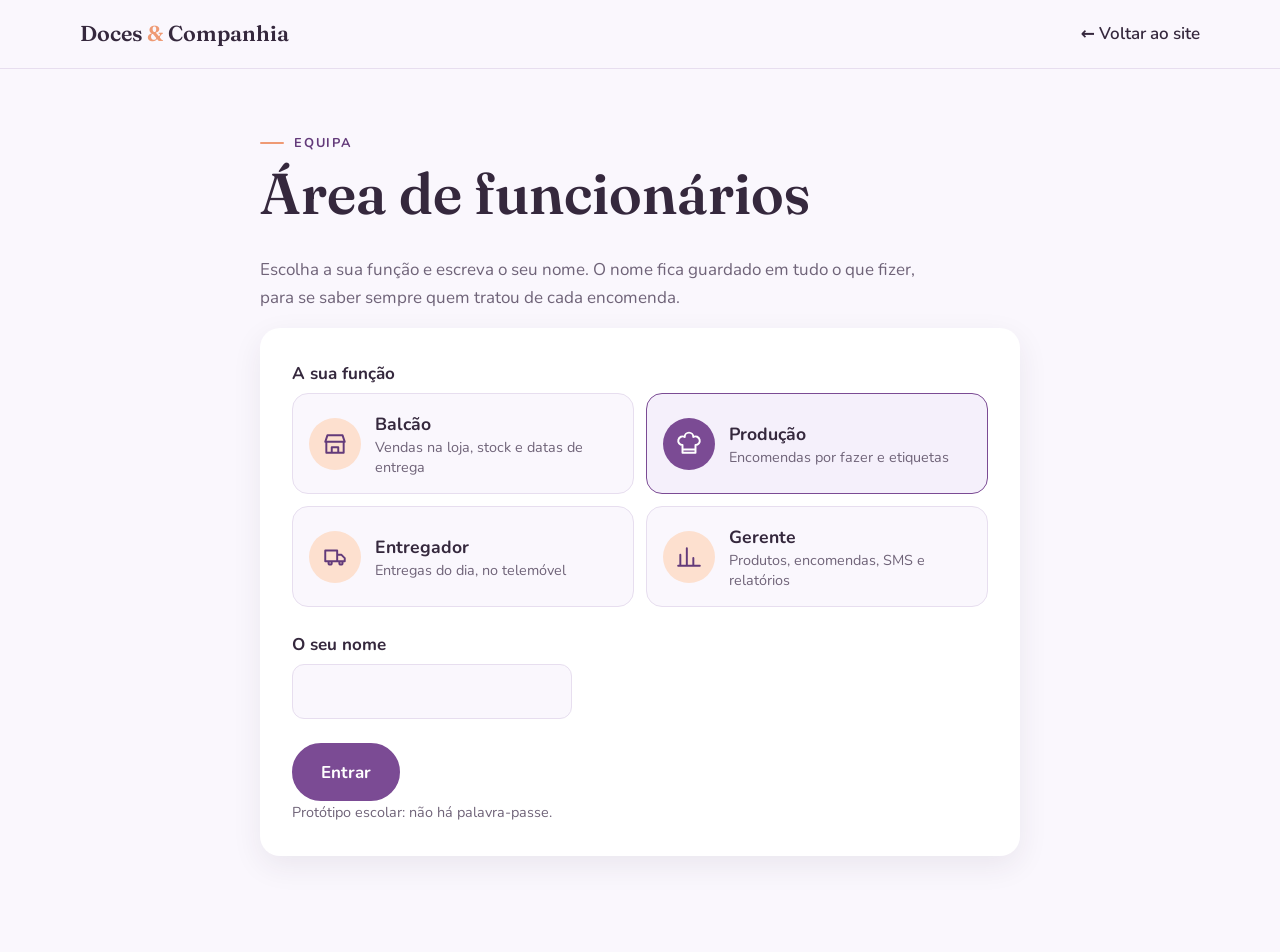
<file: producao.html>
<!doctype html>
<html lang="pt-PT">
<head>
  <meta charset="utf-8">
  <meta name="viewport" content="width=device-width, initial-scale=1">
  <title>Produção — Doces &amp; Companhia</title>
  <meta name="robots" content="noindex">
  <link rel="preconnect" href="https://fonts.googleapis.com">
  <link rel="preconnect" href="https://fonts.gstatic.com" crossorigin>
  <link rel="stylesheet" href="https://fonts.googleapis.com/css2?family=Fraunces:opsz,wght@9..144,500;9..144,600&family=Nunito:wght@400;600;700&display=swap">
  <link rel="icon" href="data:image/svg+xml,<svg xmlns='http://www.w3.org/2000/svg' viewBox='0 0 100 100'><text y='.9em' font-size='90'>🍰</text></svg>">
  <link rel="stylesheet" href="css/style.css">
  <script src="js/dados.js" defer></script>
  <script src="js/dados-demo.js" defer></script>
  <script src="js/comum.js" defer></script>
  <script src="js/producao.js" defer></script>
</head>
<body>
  <header class="topo">
    <div class="contentor topo__linha">
      <a class="logo" href="index.html">Doces <span>&amp;</span> Companhia</a>
      <div class="sessao">
        <span class="sessao__quem"><span class="sessao__papel">Produção · </span><strong data-sessao="nome"></strong></span>
        <button class="botao botao--secundario botao--pequeno" type="button" data-sessao="sair">Sair</button>
      </div>
    </div>
  </header>

  <!-- Para a Susana: pouco texto e botões grandes. Cada encomenda anda da esquerda para a direita. -->
  <main class="pagina pagina--equipa">
    <div class="contentor">
      <p class="sobretitulo" id="hoje"></p>
      <h1>Produção</h1>
      <p id="erro-producao" class="aviso aviso--erro aviso--topo" role="alert" hidden></p>

      <div class="producao">
        <section class="coluna" aria-labelledby="titulo-fazer">
          <h2 class="coluna__titulo" id="titulo-fazer">Por fazer <span class="coluna__conta" id="conta-fazer"></span></h2>
          <p class="coluna__vazia" id="vazia-fazer" hidden>Não há encomendas por fazer.</p>
          <div class="coluna__lista" id="fazer"></div>
          <details class="mais-tarde" id="mais-tarde" hidden>
            <summary>Mais tarde <span class="coluna__conta" id="conta-mais-tarde"></span></summary>
            <div class="coluna__lista" id="fazer-mais-tarde"></div>
          </details>
        </section>

        <section class="coluna" aria-labelledby="titulo-fazendo">
          <h2 class="coluna__titulo" id="titulo-fazendo">Em produção <span class="coluna__conta" id="conta-fazendo"></span></h2>
          <p class="coluna__vazia" id="vazia-fazendo" hidden>Nenhuma encomenda em produção.</p>
          <div class="coluna__lista" id="fazendo"></div>
        </section>

        <section class="coluna" aria-labelledby="titulo-prontas">
          <h2 class="coluna__titulo" id="titulo-prontas">Prontas hoje <span class="coluna__conta" id="conta-prontas"></span></h2>
          <p class="coluna__nota">É o resumo do dia: o Gerente vê-o sozinho, não é preciso escrever nada.</p>
          <p class="coluna__vazia" id="vazia-prontas" hidden>Ainda nenhuma hoje.</p>
          <ol class="resumo-dia" id="prontas"></ol>
        </section>
      </div>
    </div>
  </main>

  <dialog class="dialogo" id="dialogo-pronta" aria-labelledby="titulo-pronta">
    <p class="sobretitulo">Encomenda pronta</p>
    <h2 id="titulo-pronta">Etiqueta para a caixa</h2>
    <div class="previa" data-campo="previa"></div>
    <div class="acoes">
      <button class="botao botao--grande" type="button" id="imprimir-etiqueta">Imprimir etiqueta</button>
      <button class="botao botao--secundario" type="button" id="fechar-pronta">Fechar</button>
    </div>
  </dialog>

  <template id="modelo-pedido">
    <article class="pedido">
      <div class="pedido__topo">
        <span class="prazo"></span>
        <span class="pedido__numero"></span>
      </div>
      <div class="pedido__produto">
        <img class="pedido__foto" src="" alt="" width="900" height="600">
        <div>
          <p class="pedido__categoria"></p>
          <h3 class="pedido__nome"></h3>
        </div>
      </div>
      <dl class="pedido__extra"></dl>
      <p class="pedido__quem"></p>
      <button class="botao botao--largo botao--grande" type="button"></button>
    </article>
  </template>
</body>
</html>
</file>
<file: css/style.css>
/* Doces & Companhia: estilos partilhados por todas as páginas. */

:root {
  /* Lavanda e pêssego */
  --fundo: #faf7fd;
  --branco: #ffffff;
  --lavanda: #efe6f8;
  --lavanda-clara: #f5f0fb;
  --lavanda-forte: #ddcdf0;
  --pessego: #fde0cf;
  --pessego-claro: #fef0e7;
  --pessego-forte: #ef9a74; /* só decoração: não serve para texto */
  --texto: #35283d;
  --texto-suave: #6f6378;
  --acento: #7b4b94;
  --acento-escuro: #633a7a;
  --linha: #e7deef;
  --erro: #b3261e;
  --erro-fundo: #fbe4e2;
  --erro-texto: #8c1d18;
  --sucesso-fundo: #dff2e9;
  --sucesso-texto: #2f6b4f;
  --azul-fundo: #dcecf7;
  --azul-texto: #24587a;

  /* Gráficos: as duas cores passam no validador (daltonismo e contraste 3:1 sobre branco). */
  --grafico-1: #7b4b94;
  --grafico-2: #d86f45;
  --grelha: #ece6f2;

  --raio: 20px;
  --sombra: 0 10px 30px rgb(53 40 61 / 0.08);
  --fonte-titulos: 'Fraunces', Georgia, serif;
  --fonte-texto: 'Nunito', system-ui, sans-serif;
}

*,
*::before,
*::after {
  box-sizing: border-box;
}

[hidden] {
  display: none !important;
}

/* Fica fora da vista, mas os leitores de ecrã leem-no. */
.invisivel {
  position: absolute;
  width: 1px;
  height: 1px;
  overflow: hidden;
  clip-path: inset(50%);
  white-space: nowrap;
}

body {
  margin: 0;
  background: var(--fundo);
  color: var(--texto);
  font: 1.0625rem/1.6 var(--fonte-texto);
}

img {
  display: block;
  max-width: 100%;
  height: auto;
}

h1,
h2,
h3 {
  margin: 0 0 0.5em;
  font-family: var(--fonte-titulos);
  font-weight: 600;
  line-height: 1.15;
}

h1 {
  font-size: clamp(2.2rem, 5vw, 3.6rem);
}

h2 {
  font-size: clamp(1.8rem, 3.5vw, 2.5rem);
}

h3 {
  font-size: 1.25rem;
}

p {
  margin: 0 0 1em;
}

a {
  color: var(--acento-escuro);
}

:focus-visible {
  outline: 3px solid var(--acento);
  outline-offset: 3px;
}

.contentor {
  width: min(1120px, 100% - 32px);
  margin-inline: auto;
}

.sobretitulo {
  display: flex;
  align-items: center;
  gap: 10px;
  margin-bottom: 0.5rem;
  color: var(--acento-escuro);
  font-size: 0.8rem;
  font-weight: 700;
  letter-spacing: 0.14em;
  text-transform: uppercase;
}

.sobretitulo::before {
  content: '';
  width: 24px;
  height: 2px;
  border-radius: 2px;
  background: var(--pessego-forte);
}

/* Botões */

.botao {
  display: inline-block;
  padding: 0.8em 1.6em;
  border: 2px solid var(--acento);
  border-radius: 999px;
  background: var(--acento);
  color: var(--branco);
  font: inherit;
  font-weight: 700;
  text-decoration: none;
  cursor: pointer;
  transition: background-color 0.2s, border-color 0.2s, color 0.2s, transform 0.2s, box-shadow 0.2s;
}

.botao:hover {
  border-color: var(--acento-escuro);
  background: var(--acento-escuro);
  box-shadow: 0 8px 18px rgb(123 75 148 / 0.25);
  transform: translateY(-2px);
}

.botao:active {
  transform: translateY(0) scale(0.98);
}

.botao--secundario {
  border-color: var(--acento-escuro);
  background: transparent;
  color: var(--acento-escuro);
}

.botao--secundario:hover {
  color: var(--branco);
}

.botao--pequeno {
  padding: 0.5em 1.2em;
  font-size: 0.95rem;
}

.botao--largo {
  width: 100%;
  text-align: center;
  font-size: 1.05rem;
}

.botao:disabled {
  border-color: var(--linha);
  background: var(--linha);
  color: var(--texto-suave);
  box-shadow: none;
  transform: none;
  cursor: not-allowed;
}

/* Topo */

.topo {
  position: sticky;
  top: 0;
  z-index: 10;
  border-bottom: 1px solid var(--linha);
  background: rgb(250 247 253 / 0.92);
  backdrop-filter: blur(8px);
  transition: box-shadow 0.3s;
}

.topo--sombra {
  box-shadow: 0 6px 20px rgb(53 40 61 / 0.07);
}

.topo__linha {
  display: flex;
  align-items: center;
  justify-content: space-between;
  gap: 16px;
  min-height: 68px;
}

.logo {
  margin: 0;
  color: var(--texto);
  font-family: var(--fonte-titulos);
  font-size: 1.35rem;
  font-weight: 600;
  text-decoration: none;
  white-space: nowrap;
}

.logo span {
  color: var(--pessego-forte);
}

.menu {
  display: flex;
  align-items: center;
  gap: 28px;
}

.menu a:not(.botao) {
  color: var(--texto);
  font-weight: 600;
  text-decoration: none;
}

.menu a:not(.botao):hover,
.menu a[aria-current]:not(.botao) {
  color: var(--acento-escuro);
}

/* Só aparece no telemóvel: abre e fecha o menu. */
.menu__botao {
  display: none;
  place-items: center;
  width: 44px;
  height: 44px;
  padding: 0;
  border: 1.5px solid var(--linha);
  border-radius: 12px;
  background: var(--branco);
  color: var(--texto);
  cursor: pointer;
}

.menu__botao svg {
  width: 22px;
  height: 22px;
  fill: none;
  stroke: currentColor;
  stroke-width: 2;
  stroke-linecap: round;
}

.topo__voltar {
  color: var(--texto);
  font-weight: 600;
  text-decoration: none;
}

.topo__voltar:hover {
  color: var(--acento-escuro);
}

/* Área de funcionários: escolher a função */

.papeis {
  display: grid;
  grid-template-columns: 1fr 1fr;
  gap: 12px;
}

.papel {
  position: relative;
  display: flex;
  align-items: center;
  gap: 14px;
  padding: 16px;
  border: 1.5px solid var(--linha);
  border-radius: 16px;
  background: var(--fundo);
  cursor: pointer;
  transition: border-color 0.2s, background-color 0.2s, transform 0.2s;
}

.papel:hover {
  border-color: var(--lavanda-forte);
  transform: translateY(-2px);
}

.papel input {
  position: absolute;
  opacity: 0;
}

.papel strong,
.papel small {
  display: block;
}

.papel strong {
  font-size: 1.1rem;
}

.papel small {
  color: var(--texto-suave);
  font-size: 0.9rem;
  line-height: 1.35;
}

.papel__icone {
  display: grid;
  place-items: center;
  flex: none;
  width: 52px;
  height: 52px;
  border-radius: 50%;
  background: var(--pessego);
  color: var(--acento-escuro);
  transition: background-color 0.2s, color 0.2s;
}

.papel__icone svg {
  width: 26px;
  height: 26px;
  fill: none;
  stroke: currentColor;
  stroke-width: 1.8;
  stroke-linecap: round;
  stroke-linejoin: round;
}

.papel:has(input:checked) {
  border-color: var(--acento);
  background: var(--lavanda-clara);
}

.papel:has(input:checked) .papel__icone {
  background: var(--acento);
  color: var(--branco);
}

.papel:has(input:focus-visible) {
  outline: 3px solid var(--acento);
  outline-offset: 2px;
}

.campo--erro .papel {
  border-color: var(--erro);
}

.entrar__nota {
  margin-top: 10px;
}

.ja-entrou {
  margin-bottom: 24px;
}

.ja-entrou p {
  margin-top: 0;
}

/* Destaque (primeiro ecrã) */

.destaque {
  position: relative;
  overflow: clip;
  padding-block: clamp(40px, 8vw, 88px) clamp(72px, 10vw, 120px);
  background: var(--lavanda);
}

/* Onda no fim do primeiro ecrã */
.onda {
  position: absolute;
  bottom: -1px;
  left: 0;
  width: 100%;
  height: clamp(28px, 4vw, 56px);
  fill: var(--fundo);
}

.destaque__grelha {
  display: grid;
  grid-template-columns: 1.1fr 1fr;
  align-items: center;
  gap: clamp(32px, 5vw, 64px);
}

.destaque__texto {
  max-width: 34em;
  color: var(--texto-suave);
  font-size: 1.15rem;
}

.acoes {
  display: flex;
  flex-wrap: wrap;
  gap: 12px;
  margin-top: 28px;
}

.destaque__media {
  position: relative;
}

.destaque__foto {
  position: relative;
  width: 100%;
  aspect-ratio: 5 / 4;
  border-radius: 28px;
  object-fit: cover;
  box-shadow: 0 20px 50px rgb(53 40 61 / 0.15);
}

/* Círculos decorativos atrás da foto */
.destaque__bolha {
  position: absolute;
  border-radius: 50%;
}

.destaque__bolha--1 {
  top: -28px;
  right: -28px;
  width: 160px;
  height: 160px;
  background: var(--pessego);
}

.destaque__bolha--2 {
  bottom: -36px;
  left: -36px;
  width: 120px;
  height: 120px;
  background: var(--lavanda-forte);
}

.destaque__selo {
  position: absolute;
  bottom: 24px;
  left: -20px;
  margin: 0;
  padding: 12px 18px;
  border-radius: 16px;
  background: var(--branco);
  box-shadow: var(--sombra);
  font-family: var(--fonte-titulos);
  font-weight: 600;
  line-height: 1.3;
  animation: flutuar 5s ease-in-out 1s infinite;
}

.destaque__selo span {
  display: block;
  color: var(--acento-escuro);
  font-family: var(--fonte-texto);
  font-size: 0.75rem;
  font-weight: 700;
  letter-spacing: 0.12em;
  text-transform: uppercase;
}

/* Vantagens */

.vantagens {
  display: grid;
  grid-template-columns: repeat(4, 1fr);
  gap: 24px;
  margin-block: 0;
  padding: 32px 0;
  border-bottom: 1px solid var(--linha);
  list-style: none;
  color: var(--texto-suave);
}

.vantagens li {
  display: flex;
  align-items: center;
  gap: 14px;
}

.vantagens strong {
  display: block;
  color: var(--texto);
}

.vantagens__icone {
  display: grid;
  place-items: center;
  flex: none;
  width: 48px;
  height: 48px;
  border-radius: 50%;
  background: var(--pessego);
  color: var(--acento-escuro);
}

.vantagens__icone svg {
  width: 24px;
  height: 24px;
  fill: none;
  stroke: currentColor;
  stroke-width: 1.8;
  stroke-linecap: round;
  stroke-linejoin: round;
}

/* Secções */

.seccao {
  padding-block: clamp(48px, 8vw, 96px);
}

.seccao--pessego {
  background: var(--pessego-claro);
}

.seccao__intro {
  max-width: 44em;
  color: var(--texto-suave);
}

/* Catálogo */

.filtros {
  display: flex;
  flex-wrap: wrap;
  gap: 10px;
  margin-top: 24px;
}

.filtro {
  padding: 0.45em 1.2em;
  border: 1.5px solid var(--lavanda-forte);
  border-radius: 999px;
  background: var(--branco);
  color: var(--texto);
  font: inherit;
  font-weight: 700;
  cursor: pointer;
  transition: background-color 0.2s, border-color 0.2s, color 0.2s;
}

.filtro:hover {
  border-color: var(--acento);
}

.filtro[aria-pressed='true'] {
  border-color: var(--acento);
  background: var(--acento);
  color: var(--branco);
}

.grelha-produtos {
  display: grid;
  grid-template-columns: repeat(auto-fill, minmax(300px, 1fr));
  gap: 24px;
  margin: 32px 0 0;
  padding: 0;
  list-style: none;
}

.produto {
  display: flex;
  flex-direction: column;
  overflow: hidden;
  border-radius: var(--raio);
  background: var(--branco);
  box-shadow: var(--sombra);
  transition: transform 0.25s, box-shadow 0.25s;
}

.produto:hover {
  transform: translateY(-4px);
  box-shadow: 0 16px 40px rgb(53 40 61 / 0.12);
}

.produto__imagem {
  position: relative;
  overflow: hidden;
}

.produto__foto {
  width: 100%;
  aspect-ratio: 4 / 3;
  object-fit: cover;
  transition: transform 0.6s cubic-bezier(0.2, 0.7, 0.2, 1);
}

.produto:hover .produto__foto {
  transform: scale(1.06);
}

.produto__selo {
  position: absolute;
  top: 14px;
  left: 14px;
  padding: 0.3em 0.9em;
  border-radius: 999px;
  background: var(--pessego);
  color: var(--acento-escuro);
  font-size: 0.85rem;
  font-weight: 700;
}

.produto__categoria {
  margin: 0 0 6px;
  color: var(--acento-escuro);
  font-size: 0.75rem;
  font-weight: 700;
  letter-spacing: 0.12em;
  text-transform: uppercase;
}

.produto__corpo {
  display: flex;
  flex: 1;
  flex-direction: column;
  padding: 20px 22px 22px;
}

.produto__descricao {
  flex: 1;
  color: var(--texto-suave);
  font-size: 0.95rem;
}

.produto__rodape {
  display: flex;
  align-items: center;
  justify-content: space-between;
  gap: 12px;
}

.produto__preco {
  margin: 0;
  font-size: 1.15rem;
  font-weight: 700;
}

.produto__preco small {
  margin-left: 4px;
  color: var(--texto-suave);
  font-size: 0.85rem;
  font-weight: 400;
}

.produto__loja {
  padding: 0.4em 1em;
  border-radius: 999px;
  background: var(--sucesso-fundo);
  color: var(--sucesso-texto);
  font-size: 0.9rem;
  font-weight: 700;
}

/* Como funciona */

.passos {
  display: grid;
  grid-template-columns: repeat(4, 1fr);
  gap: 24px;
  margin: 32px 0 0;
  padding: 0;
  list-style: none;
}

.passos li {
  position: relative;
  padding: 28px;
  border-radius: var(--raio);
  background: var(--branco);
}

/* Tracejado entre os passos */
.passos li:not(:last-child)::after {
  content: '';
  position: absolute;
  top: 50px;
  right: -24px;
  width: 24px;
  border-top: 2px dashed var(--pessego-forte);
}

.passos p {
  margin: 0;
  color: var(--texto-suave);
}

.passos__numero {
  display: grid;
  place-items: center;
  width: 44px;
  height: 44px;
  margin-bottom: 16px;
  border-radius: 50%;
  background: var(--pessego);
  color: var(--acento-escuro);
  font-family: var(--fonte-titulos);
  font-size: 1.3rem;
  font-weight: 600;
}

/* Páginas interiores */

.pagina {
  padding-block: clamp(32px, 6vw, 64px) clamp(48px, 8vw, 96px);
}

.pagina__intro {
  max-width: 40em;
  color: var(--texto-suave);
}

.contentor.estreito {
  width: min(760px, 100% - 32px);
}

.cartao {
  padding: clamp(20px, 4vw, 32px);
  border-radius: var(--raio);
  background: var(--branco);
  box-shadow: var(--sombra);
}

.aviso {
  margin: 0;
  padding: 14px 18px;
  border-radius: 14px;
  background: var(--pessego-claro);
}

.aviso--erro {
  background: var(--erro-fundo);
  color: var(--erro-texto);
}

/* Formulários */

.formulario {
  display: grid;
  gap: 24px;
}

.bloco h2 {
  display: flex;
  align-items: center;
  gap: 12px;
  font-size: 1.4rem;
}

.bloco__numero {
  display: grid;
  place-items: center;
  flex: none;
  width: 34px;
  height: 34px;
  border-radius: 50%;
  background: var(--pessego);
  color: var(--acento-escuro);
  font-size: 1rem;
}

.campos {
  display: grid;
  gap: 18px;
}

.campos-2 {
  display: grid;
  grid-template-columns: 1fr 1fr;
  gap: 18px;
}

.campo {
  display: grid;
  align-content: start;
  gap: 6px;
  min-width: 0;
  margin: 0;
  padding: 0;
  border: 0;
}

.campo--curto {
  max-width: 160px;
}

.campo--medio {
  max-width: 280px;
}

.campo > label,
.campo > legend {
  padding: 0;
  font-weight: 700;
}

.campo > legend {
  margin-bottom: 6px;
}

.campo__opcional,
.campo__ajuda {
  color: var(--texto-suave);
  font-weight: 400;
}

.campo__ajuda {
  margin: 0;
  font-size: 0.9rem;
}

.campo__erro {
  margin: 0;
  color: var(--erro);
  font-size: 0.9rem;
  font-weight: 600;
}

.campo__erro:empty {
  display: none;
}

.campo input:not([type='radio']),
.campo select,
.campo textarea {
  width: 100%;
  padding: 0.75em 1em;
  border: 1.5px solid var(--linha);
  border-radius: 12px;
  background: var(--fundo);
  color: var(--texto);
  font: inherit;
}

.campo textarea {
  min-height: 96px;
  resize: vertical;
}

.campo input:not([type='radio']):focus,
.campo select:focus,
.campo textarea:focus {
  outline: none;
  border-color: var(--acento);
  background: var(--branco);
  box-shadow: 0 0 0 3px rgb(123 75 148 / 0.18);
}

.campo--erro input:not([type='radio']),
.campo--erro select {
  border-color: var(--erro);
}

.opcoes {
  display: grid;
  grid-template-columns: 1fr 1fr;
  gap: 12px;
}

.opcoes--linha {
  display: flex;
  flex-wrap: wrap;
  gap: 10px;
}

.opcao {
  display: flex;
  align-items: flex-start;
  gap: 12px;
  padding: 14px 16px;
  border: 1.5px solid var(--linha);
  border-radius: 14px;
  background: var(--fundo);
  cursor: pointer;
  transition: border-color 0.2s, background-color 0.2s;
}

.opcoes--linha .opcao {
  align-items: center;
  padding: 10px 18px;
  font-weight: 600;
}

.opcao:has(input:checked) {
  border-color: var(--acento);
  background: var(--lavanda-clara);
}

.opcao:has(input:focus-visible) {
  outline: 3px solid var(--acento);
  outline-offset: 2px;
}

.opcao input {
  margin: 0.3em 0 0;
  accent-color: var(--acento);
}

.opcoes--linha .opcao input {
  margin-top: 0;
}

.opcao small {
  display: block;
  color: var(--texto-suave);
  font-size: 0.9rem;
}

.campo--erro .opcao {
  border-color: var(--erro);
}

/* Escolha do produto: cartões com foto que são botões de rádio */

.escolhas__categoria {
  margin: 18px 0 8px;
  color: var(--acento-escuro);
  font-size: 0.75rem;
  font-weight: 700;
  letter-spacing: 0.12em;
  text-transform: uppercase;
}

.escolhas__categoria:first-child {
  margin-top: 0;
}

.escolhas__grelha {
  display: grid;
  grid-template-columns: repeat(auto-fill, minmax(140px, 1fr));
  gap: 12px;
}

.escolha {
  position: relative;
  display: grid;
  align-content: start;
  gap: 2px;
  padding: 8px 8px 12px;
  border: 1.5px solid var(--linha);
  border-radius: 16px;
  background: var(--fundo);
  cursor: pointer;
  transition: border-color 0.2s, background-color 0.2s, box-shadow 0.2s;
}

.escolha:hover {
  border-color: var(--lavanda-forte);
}

.escolha input {
  position: absolute;
  opacity: 0;
}

.escolha__foto {
  width: 100%;
  margin-bottom: 6px;
  aspect-ratio: 4 / 3;
  border-radius: 10px;
  object-fit: cover;
}

.escolha__nome {
  padding-inline: 4px;
  font-size: 0.95rem;
  font-weight: 700;
  line-height: 1.25;
}

.escolha__preco {
  padding-inline: 4px;
  color: var(--texto-suave);
  font-size: 0.9rem;
}

.escolha:has(input:checked) {
  border-color: var(--acento);
  background: var(--lavanda-clara);
  box-shadow: 0 0 0 3px rgb(123 75 148 / 0.18);
}

/* Visto no canto da foto escolhida */
.escolha:has(input:checked)::after {
  content: '✓';
  position: absolute;
  top: 14px;
  right: 14px;
  display: grid;
  place-items: center;
  width: 26px;
  height: 26px;
  border-radius: 50%;
  background: var(--acento);
  color: var(--branco);
  font-size: 0.9rem;
  font-weight: 700;
}

.escolha:has(input:focus-visible),
.dia:has(input:focus-visible) {
  outline: 3px solid var(--acento);
  outline-offset: 2px;
}

.campo--erro .escolha {
  border-color: var(--erro);
}

/* O produto saiu de venda enquanto a página estava aberta. */
.escolha:has(input:disabled) {
  opacity: 0.45;
  cursor: not-allowed;
}

/* Quantidade com botões − e + */

.contador {
  display: inline-flex;
  align-items: center;
  width: fit-content;
  overflow: hidden;
  border: 1.5px solid var(--linha);
  border-radius: 12px;
  background: var(--fundo);
}

.contador button {
  width: 48px;
  height: 48px;
  border: 0;
  background: transparent;
  color: var(--acento-escuro);
  font: inherit;
  font-size: 1.4rem;
  font-weight: 700;
  cursor: pointer;
}

.contador button:hover {
  background: var(--lavanda);
}

.campo .contador input {
  width: 56px;
  padding: 0;
  border: 0;
  border-radius: 0;
  background: transparent;
  font-weight: 700;
  text-align: center;
  appearance: textfield;
}

.campo .contador input:focus {
  background: transparent;
  box-shadow: none;
}

.contador:focus-within {
  border-color: var(--acento);
  box-shadow: 0 0 0 3px rgb(123 75 148 / 0.18);
}

.contador input::-webkit-inner-spin-button {
  appearance: none;
}

/* Calendário de entregas: cada dia é um botão de rádio */

.calendario {
  display: grid;
  gap: 10px;
  max-width: 460px;
}

.calendario__periodo {
  margin: 0;
  color: var(--texto-suave);
  font-size: 0.9rem;
}

.calendario__grelha {
  display: grid;
  grid-template-columns: repeat(7, minmax(0, 1fr));
  gap: 6px;
}

.calendario__semana {
  color: var(--texto-suave);
  font-size: 0.72rem;
  font-weight: 700;
  letter-spacing: 0.06em;
  text-align: center;
  text-transform: uppercase;
}

.dia {
  position: relative;
  display: grid;
  place-content: center;
  justify-items: center;
  min-height: 52px;
  padding: 4px 2px;
  border: 1.5px solid var(--linha);
  border-radius: 12px;
  background: var(--fundo);
  font-weight: 700;
  line-height: 1.15;
  cursor: pointer;
  transition: border-color 0.2s, background-color 0.2s, color 0.2s;
}

.dia input {
  position: absolute;
  inset: 0;
  width: 100%;
  height: 100%;
  margin: 0;
  opacity: 0;
  cursor: inherit;
}

.dia small {
  color: var(--texto-suave);
  font-size: 0.66rem;
  font-weight: 600;
  white-space: nowrap;
}

.dia:hover {
  border-color: var(--acento);
}

.dia:has(input:checked) {
  border-color: var(--acento);
  background: var(--acento);
  color: var(--branco);
}

.dia:has(input:checked) small {
  color: var(--branco);
}

/* Dia cheio: riscado. Domingo: apagado. */
.dia--indisponivel {
  border-style: dashed;
  background: transparent;
  color: var(--texto-suave);
  cursor: not-allowed;
}

.dia--indisponivel:hover {
  border-color: var(--linha);
}

.dia--indisponivel .dia__numero {
  text-decoration: line-through;
}

.dia--fechado {
  border-color: transparent;
  opacity: 0.55;
}

.dia--fechado .dia__numero {
  text-decoration: none;
}

.campo--erro .dia:not(.dia--indisponivel) {
  border-color: var(--erro);
}

/* Pagamento por MB WAY */

.mbway {
  display: flex;
  align-items: center;
  gap: 14px;
  margin: 0;
  padding: 14px 18px;
  border-radius: 14px;
  background: var(--lavanda-clara);
}

.mbway__marca {
  flex: none;
  padding: 6px 12px;
  border-radius: 10px;
  background: var(--texto);
  color: var(--branco);
  font-size: 0.85rem;
  font-weight: 700;
  letter-spacing: 0.06em;
}

/* Janelas por cima da página (<dialog>) */

.dialogo {
  width: min(460px, 100% - 32px);
  padding: clamp(22px, 5vw, 32px);
  border: 0;
  border-radius: var(--raio);
  background: var(--branco);
  color: var(--texto);
  box-shadow: 0 30px 80px rgb(53 40 61 / 0.3);
}

.dialogo::backdrop {
  background: rgb(53 40 61 / 0.5);
}

.dialogo h2 {
  font-size: 1.6rem;
}

.dialogo__nota {
  color: var(--texto-suave);
  font-size: 0.9rem;
}

.carregar {
  width: 44px;
  height: 44px;
  margin: 20px auto;
  border: 4px solid var(--lavanda-forte);
  border-top-color: var(--acento);
  border-radius: 50%;
  animation: rodar 0.9s linear infinite;
}

/* Fazer encomenda */

.encomendar {
  display: grid;
  grid-template-columns: minmax(0, 1.7fr) minmax(0, 1fr);
  align-items: start;
  gap: 32px;
  margin-top: 32px;
}

.resumo {
  position: sticky;
  top: 92px;
  display: grid;
  gap: 16px;
}

.resumo h2 {
  margin: 0;
  font-size: 1.4rem;
}

.resumo__foto {
  width: 100%;
  aspect-ratio: 4 / 3;
  border-radius: 14px;
  object-fit: cover;
}

.resumo__produto {
  margin: 0;
  font-family: var(--fonte-titulos);
  font-size: 1.15rem;
  font-weight: 600;
}

.resumo__nota {
  margin: 0;
  color: var(--texto-suave);
  font-size: 0.9rem;
  text-align: center;
}

.detalhes {
  display: grid;
  gap: 10px;
  margin: 0;
}

.detalhes div {
  display: flex;
  justify-content: space-between;
  gap: 16px;
  padding-bottom: 10px;
  border-bottom: 1px solid var(--linha);
}

.detalhes dt {
  flex: none;
  color: var(--texto-suave);
}

.detalhes dd {
  margin: 0;
  font-weight: 600;
  text-align: right;
}

.detalhes .detalhes__total {
  border-bottom: 0;
  font-size: 1.15rem;
}

.detalhes__total dt {
  color: var(--texto);
  font-weight: 700;
}

.confirmacao {
  display: grid;
  gap: 4px;
  text-align: center;
  animation: aparecer 0.6s cubic-bezier(0.2, 0.7, 0.2, 1) both;
}

.confirmacao .sobretitulo {
  justify-content: center;
}

.confirmacao .detalhes {
  margin-block: 20px;
  text-align: left;
}

.confirmacao .aviso {
  text-align: left;
}

.confirmacao .acoes {
  justify-content: center;
  margin-top: 20px;
}

.confirmacao__numero {
  margin: 0;
  color: var(--acento-escuro);
  font-family: var(--fonte-titulos);
  font-size: clamp(2.6rem, 8vw, 3.6rem);
  font-weight: 600;
  line-height: 1.1;
  animation: saltar 0.7s cubic-bezier(0.3, 1.6, 0.5, 1) 0.3s both;
}

#confirmacao:focus,
.resultado:focus {
  outline: none;
}

/* Acompanhar encomenda */

.procurar {
  display: grid;
  justify-items: start;
  gap: 20px;
  margin: 24px 0;
}

.procurar .campos-2 {
  width: 100%;
}

.resultado {
  display: grid;
  gap: 24px;
  animation: aparecer 0.5s cubic-bezier(0.2, 0.7, 0.2, 1) both;
}

.resultado__topo {
  display: flex;
  flex-wrap: wrap;
  align-items: center;
  justify-content: space-between;
  gap: 12px;
}

.resultado__topo h2 {
  margin: 0;
  font-size: 1.5rem;
}

.resultado__fim {
  display: flex;
  flex-wrap: wrap;
  align-items: center;
  justify-content: space-between;
  gap: 12px;
}

.resultado__atualizado {
  margin: 0;
  color: var(--texto-suave);
  font-size: 0.9rem;
}

.etiqueta {
  padding: 0.3em 0.9em;
  border-radius: 999px;
  background: var(--pessego);
  color: var(--acento-escuro);
  font-size: 0.9rem;
  font-weight: 700;
}

.etiqueta[data-estado='em-producao'] {
  background: var(--lavanda-forte);
  color: var(--acento-escuro);
}

.etiqueta[data-estado='pronta'] {
  background: var(--azul-fundo);
  color: var(--azul-texto);
}

.etiqueta[data-estado='entregue'] {
  background: var(--sucesso-fundo);
  color: var(--sucesso-texto);
}

.etiqueta[data-estado='no-armazem'],
.etiqueta[data-estado='remarcada'] {
  background: var(--erro-fundo);
  color: var(--erro-texto);
}

.progresso {
  display: grid;
  grid-template-columns: repeat(4, 1fr);
  margin: 0;
  padding: 0;
  list-style: none;
}

.progresso li {
  position: relative;
  padding-top: 36px;
  color: var(--texto-suave);
  font-size: 0.9rem;
  font-weight: 600;
  text-align: center;
}

/* Bolinha de cada etapa */
.progresso li::before {
  content: '';
  position: absolute;
  top: 4px;
  left: 50%;
  z-index: 1;
  width: 22px;
  height: 22px;
  border: 3px solid var(--linha);
  border-radius: 50%;
  background: var(--branco);
  transform: translateX(-50%);
}

/* Linha que liga à etapa anterior */
.progresso li::after {
  content: '';
  position: absolute;
  top: 13px;
  left: -50%;
  width: 100%;
  height: 4px;
  background: var(--linha);
}

.progresso li:first-child::after {
  display: none;
}

.progresso li.feito {
  color: var(--texto);
}

/* As etapas feitas enchem-se uma a uma (--i vem do HTML) */
.progresso li.feito::before {
  border-color: var(--acento);
  background: var(--acento);
  animation: encher 0.35s ease-out calc(var(--i) * 180ms + 200ms) both;
}

.progresso li.feito::after {
  background: var(--acento);
  transform-origin: left;
  animation: crescer 0.25s ease-out calc(var(--i) * 180ms + 100ms) both;
}

.progresso li[aria-current] {
  color: var(--acento-escuro);
}

.progresso li[aria-current]::before {
  box-shadow: 0 0 0 6px rgb(123 75 148 / 0.18);
}

/* Rodapé */

.rodape {
  position: relative;
  padding-block: 56px 32px;
  background: var(--texto);
  color: var(--fundo);
}

.rodape .onda {
  top: calc(-1 * clamp(28px, 4vw, 56px) + 1px);
  bottom: auto;
  fill: var(--texto);
}

.rodape .logo {
  margin-bottom: 0.5em;
  color: var(--fundo);
}

.rodape .logo span {
  color: var(--pessego);
}

.rodape h2 {
  font-family: var(--fonte-texto);
  font-size: 0.8rem;
  font-weight: 700;
  letter-spacing: 0.14em;
  text-transform: uppercase;
}

.rodape a {
  color: var(--pessego);
}

.rodape__grelha {
  display: grid;
  grid-template-columns: 2fr 1fr 1fr;
  gap: 32px;
}

.rodape__nota {
  margin-top: 32px;
  padding-top: 24px;
  border-top: 1px solid rgb(250 247 253 / 0.15);
  color: rgb(250 247 253 / 0.7);
  font-size: 0.85rem;
}

/* Ecrãs médios */

@media (max-width: 1000px) {
  .vantagens,
  .passos {
    grid-template-columns: repeat(2, 1fr);
  }

  .passos li::after {
    display: none;
  }
}

/* Páginas dos funcionários: o mesmo estilo, mas a funcionar como ferramenta */

.sessao {
  display: flex;
  align-items: center;
  gap: 14px;
  min-width: 0;
}

.sessao__quem {
  overflow: hidden;
  color: var(--texto-suave);
  text-overflow: ellipsis;
  white-space: nowrap;
}

.sessao__quem strong {
  color: var(--texto);
}

.pagina--equipa {
  padding-top: clamp(24px, 4vw, 40px);
}

.pagina--equipa h1 {
  font-size: clamp(2rem, 4vw, 2.6rem);
}

.separadores {
  display: flex;
  gap: 4px;
  width: fit-content;
  max-width: 100%;
  margin: 4px 0 32px;
  padding: 5px;
  overflow-x: auto;
  border-radius: 999px;
  background: var(--lavanda);
}

.separadores [role='tab'] {
  flex: none;
  padding: 0.65em 1.4em;
  border: 0;
  border-radius: 999px;
  background: transparent;
  color: var(--texto);
  font: inherit;
  font-weight: 700;
  cursor: pointer;
  transition: background-color 0.2s, color 0.2s, box-shadow 0.2s;
}

.separadores [role='tab']:hover {
  color: var(--acento-escuro);
}

.separadores [role='tab'][aria-selected='true'] {
  background: var(--branco);
  color: var(--acento-escuro);
  box-shadow: 0 2px 10px rgb(53 40 61 / 0.12);
}

.painel__titulo {
  font-size: 1.5rem;
}

.painel__intro {
  margin-top: 0;
  color: var(--texto-suave);
}

.aviso--sucesso {
  background: var(--sucesso-fundo);
  color: var(--sucesso-texto);
  font-weight: 600;
}

.dialogo--largo {
  width: min(560px, 100% - 24px);
}

.dialogo .acoes {
  margin-top: 20px;
}

/* Balcão: produtos do dia (stock) e a venda */

.venda {
  display: grid;
  grid-template-columns: minmax(0, 1fr) 360px;
  gap: 32px;
  align-items: start;
}

.stock {
  display: grid;
  grid-template-columns: repeat(auto-fill, minmax(180px, 1fr));
  gap: 16px;
}

.stock__produto {
  position: relative;
  display: grid;
  grid-template-rows: auto 1fr;
  overflow: hidden;
  padding: 0;
  border: 2px solid transparent;
  border-radius: 18px;
  background: var(--branco);
  box-shadow: var(--sombra);
  color: var(--texto);
  font: inherit;
  text-align: left;
  cursor: pointer;
  transition: transform 0.2s, border-color 0.2s;
}

.stock__produto:hover:not(:disabled) {
  border-color: var(--lavanda-forte);
  transform: translateY(-3px);
}

.stock__produto:active:not(:disabled) {
  transform: scale(0.98);
}

.stock__produto:has(.stock__na-venda:not(:empty)) {
  border-color: var(--acento);
}

.stock__produto:disabled {
  cursor: not-allowed;
}

.stock__produto--esgotado {
  opacity: 0.6;
}

.stock__produto--esgotado .stock__foto {
  filter: grayscale(1);
}

.stock__foto {
  width: 100%;
  aspect-ratio: 3 / 2;
  object-fit: cover;
}

.stock__corpo {
  display: grid;
  align-content: start;
  gap: 2px;
  padding: 12px 14px 14px;
}

.stock__nome {
  font-weight: 700;
  line-height: 1.3;
}

.stock__preco {
  color: var(--acento-escuro);
  font-weight: 700;
}

.stock__resta {
  justify-self: start;
  color: var(--texto-suave);
  font-size: 0.9rem;
}

/* Poucas unidades: o Filipe vê logo, sem ir à cozinha. */
.stock__produto--poucos .stock__resta {
  padding: 0 8px;
  border-radius: 999px;
  background: var(--pessego);
  color: var(--acento-escuro);
  font-weight: 700;
}

.stock__na-venda {
  position: absolute;
  top: 10px;
  right: 10px;
  display: grid;
  place-items: center;
  min-width: 36px;
  height: 36px;
  padding: 0 8px;
  border-radius: 999px;
  background: var(--acento);
  color: var(--branco);
  font-weight: 700;
  box-shadow: 0 4px 12px rgb(53 40 61 / 0.25);
}

.stock__na-venda:empty {
  display: none;
}

.venda__resumo {
  position: sticky;
  top: 92px;
  display: grid;
  gap: 16px;
}

.venda__resumo h2 {
  margin: 0;
  font-size: 1.4rem;
}

.venda__resumo .opcoes {
  grid-template-columns: 1fr 1fr;
}

.venda__vazia {
  margin: 0;
  color: var(--texto-suave);
}

.venda__linhas {
  margin: 0;
  padding: 0;
  list-style: none;
}

.venda__linhas:empty {
  display: none;
}

.venda__linha {
  display: grid;
  grid-template-columns: 1fr auto;
  align-items: center;
  gap: 6px 12px;
  padding: 12px 0;
  border-bottom: 1px solid var(--linha);
}

.venda__nome {
  grid-column: 1 / -1;
  font-weight: 700;
}

.venda__preco {
  font-weight: 700;
}

.venda__total {
  display: flex;
  align-items: baseline;
  justify-content: space-between;
  margin: 0;
  font-weight: 700;
}

.venda__total strong {
  font-family: var(--fonte-titulos);
  font-size: 1.7rem;
}

.contador--pequeno button {
  width: 42px;
  height: 42px;
}

.contador--pequeno span {
  min-width: 30px;
  font-weight: 700;
  text-align: center;
}

.contador button:disabled {
  background: transparent;
  color: var(--linha);
  cursor: not-allowed;
}

.opcao--grande {
  align-items: center;
  justify-content: center;
  padding: 16px;
  font-size: 1.05rem;
  font-weight: 700;
}

.opcao--grande input {
  margin: 0;
}

/* Balcão: encomendas e dias livres */

.procura {
  max-width: 480px;
  margin-bottom: 24px;
}

.lista-encomendas {
  display: grid;
  grid-template-columns: repeat(auto-fill, minmax(min(340px, 100%), 1fr));
  gap: 20px;
}

.lista-encomendas:empty {
  display: none;
}

.encomenda {
  display: grid;
  align-content: start;
  gap: 16px;
}

.encomenda__topo {
  display: flex;
  flex-wrap: wrap;
  align-items: center;
  justify-content: space-between;
  gap: 8px 12px;
}

.encomenda__topo h3 {
  margin: 0;
  font-size: 1.35rem;
}

.encomenda .detalhes {
  font-size: 0.95rem;
}

.encomenda__acoes {
  display: flex;
  flex-wrap: wrap;
  gap: 10px;
}

.encomenda--alterada {
  animation: destacar 2.5s ease;
}

#aviso-encomendas {
  margin-bottom: 20px;
}

.agenda {
  max-width: 720px;
}

.agenda .calendario {
  max-width: none;
}

.agenda .dia {
  min-height: 72px;
}

.agenda .dia small {
  font-size: 0.75rem;
}

.calendario--leitura .dia,
.calendario--leitura .dia:hover {
  border-color: var(--linha);
  cursor: default;
}

.calendario--leitura .dia--fechado {
  border-color: transparent;
}

.botao--grande {
  padding: 0.9em 1.6em;
  font-size: 1.15rem;
}

.aviso--topo {
  margin-bottom: 20px;
}

/* Produção: três colunas, cada encomenda anda da esquerda para a direita */

.producao {
  display: grid;
  grid-template-columns: repeat(3, minmax(0, 1fr));
  gap: 20px;
  align-items: start;
}

.coluna {
  display: grid;
  gap: 14px;
  padding: 18px;
  border-radius: var(--raio);
  background: var(--lavanda-clara);
}

.coluna__titulo {
  display: flex;
  align-items: center;
  gap: 10px;
  margin: 0;
  font-size: 1.4rem;
}

.coluna__conta {
  display: inline-grid;
  place-items: center;
  min-width: 32px;
  height: 32px;
  padding: 0 8px;
  border-radius: 999px;
  background: var(--branco);
  color: var(--acento-escuro);
  font-family: var(--fonte-texto);
  font-size: 1rem;
  font-weight: 700;
}

.coluna__nota,
.coluna__vazia {
  margin: 0;
  color: var(--texto-suave);
}

.coluna__lista {
  display: grid;
  gap: 14px;
}

.coluna__lista:empty {
  display: none;
}

.pedido {
  display: grid;
  gap: 12px;
  padding: 16px;
  border-radius: 16px;
  background: var(--branco);
  box-shadow: var(--sombra);
}

.pedido--movido {
  animation: destacar 2.5s ease;
}

.pedido__topo {
  display: flex;
  flex-wrap: wrap;
  align-items: center;
  justify-content: space-between;
  gap: 8px;
}

.prazo {
  padding: 0.25em 0.8em;
  border-radius: 999px;
  background: var(--lavanda);
  color: var(--acento-escuro);
  font-weight: 700;
}

.prazo--hoje {
  background: var(--pessego);
}

.prazo--atrasada {
  background: var(--erro-fundo);
  color: var(--erro-texto);
}

.pedido__numero {
  color: var(--texto-suave);
  font-weight: 700;
}

.pedido__produto {
  display: flex;
  align-items: center;
  gap: 12px;
}

.pedido__foto {
  flex: none;
  width: 64px;
  height: 64px;
  border-radius: 12px;
  object-fit: cover;
}

.pedido__categoria {
  margin: 0;
  color: var(--texto-suave);
  font-size: 0.8rem;
  font-weight: 700;
  letter-spacing: 0.08em;
  text-transform: uppercase;
}

.pedido__nome {
  margin: 0;
  font-size: 1.25rem;
}

/* Texto no bolo, velas e notas: o que a Susana não pode falhar, em letra grande. */
.pedido__extra {
  display: grid;
  gap: 6px;
  margin: 0;
  padding: 10px 14px;
  border-radius: 12px;
  background: var(--pessego-claro);
}

.pedido__extra:empty {
  display: none;
}

.pedido__extra div {
  display: flex;
  align-items: baseline;
  gap: 8px;
}

.pedido__extra dt {
  flex: none;
  color: var(--texto-suave);
}

.pedido__extra dd {
  margin: 0;
  font-size: 1.1rem;
  font-weight: 700;
}

.pedido__quem {
  margin: 0;
  color: var(--texto-suave);
  font-size: 0.9rem;
}

.mais-tarde summary {
  padding: 12px 16px;
  border-radius: 14px;
  background: var(--branco);
  font-weight: 700;
  cursor: pointer;
}

.mais-tarde summary .coluna__conta {
  height: 26px;
  margin-left: 6px;
  background: var(--lavanda);
}

.mais-tarde[open] summary {
  margin-bottom: 14px;
}

.resumo-dia {
  display: grid;
  gap: 10px;
  margin: 0;
  padding: 0;
  list-style: none;
}

.resumo-dia:empty {
  display: none;
}

.resumo-dia__item {
  display: flex;
  align-items: center;
  justify-content: space-between;
  gap: 12px;
  padding: 12px 14px;
  border-radius: 14px;
  background: var(--branco);
}

.resumo-dia__item div {
  display: grid;
  min-width: 0;
}

.resumo-dia__item small {
  color: var(--texto-suave);
}

/* Etiqueta da caixa: no ecrã aparece numa pré-visualização, no papel sozinha */

.previa {
  display: grid;
  grid-template-columns: minmax(0, 1fr);
  justify-items: center;
  padding: 16px;
  border-radius: 14px;
  background: var(--lavanda-clara);
}

.rotulo {
  width: 90mm;
  max-width: 100%;
  padding: 5mm 6mm;
  border: 1.5px dashed #000;
  border-radius: 3mm;
  background: #fff;
  color: #000;
  font-size: 11pt;
  line-height: 1.35;
}

.rotulo > * {
  margin: 0;
}

.rotulo__empresa {
  margin-bottom: 3mm;
  font-family: var(--fonte-titulos);
  font-weight: 600;
}

.rotulo__legenda {
  font-size: 8pt;
  letter-spacing: 0.1em;
  text-transform: uppercase;
}

.rotulo__numero {
  font-family: var(--fonte-titulos);
  font-size: 26pt;
  font-weight: 600;
  line-height: 1.1;
}

.rotulo__cliente {
  margin-bottom: 2mm;
  font-size: 15pt;
  font-weight: 700;
}

.rotulo__feito {
  margin-top: 2mm;
  font-size: 9pt;
}

/* Entregador: pensado para o telemóvel do Michael */

.atalhos {
  display: flex;
  flex-wrap: wrap;
  gap: 8px;
  margin: 4px 0 28px;
}

.atalhos a {
  display: inline-flex;
  align-items: center;
  gap: 8px;
  padding: 6px 8px 6px 14px;
  border-radius: 999px;
  background: var(--lavanda);
  color: var(--texto);
  font-weight: 700;
  text-decoration: none;
}

.atalhos a:hover {
  background: var(--lavanda-forte);
}

.atalhos .coluna__conta {
  height: 28px;
}

.seccao-entregas {
  margin-bottom: 40px;
  scroll-margin-top: 88px;
}

.entregas {
  display: grid;
  grid-template-columns: repeat(auto-fill, minmax(min(360px, 100%), 1fr));
  gap: 16px;
}

.entregas:empty {
  display: none;
}

.entrega {
  display: grid;
  align-content: start;
  gap: 14px;
  padding: 18px;
  border-radius: 18px;
  background: var(--branco);
  box-shadow: var(--sombra);
}

/* Ainda na cozinha: aparece, mas sem botões. */
.entrega--espera {
  background: var(--lavanda-clara);
  box-shadow: none;
}

.entrega__topo {
  display: flex;
  flex-wrap: wrap;
  align-items: center;
  justify-content: space-between;
  gap: 8px;
}

.entrega__numero {
  color: var(--texto-suave);
  font-weight: 700;
}

.entrega__cliente {
  margin: 0;
  font-size: 1.5rem;
}

.entrega__produto {
  margin: 4px 0 0;
  color: var(--texto-suave);
  font-weight: 600;
}

.entrega__contactos {
  display: grid;
  gap: 8px;
}

.contacto {
  display: flex;
  align-items: center;
  gap: 12px;
  min-height: 56px;
  padding: 10px 14px;
  border-radius: 14px;
  background: var(--lavanda-clara);
  color: var(--texto);
  font-weight: 700;
  line-height: 1.3;
  text-decoration: none;
  transition: background-color 0.2s;
}

.entrega--espera .contacto {
  background: var(--branco);
}

.contacto:hover {
  background: var(--lavanda);
}

.contacto svg {
  flex: none;
  width: 24px;
  height: 24px;
  fill: none;
  stroke: var(--acento-escuro);
  stroke-width: 1.8;
  stroke-linecap: round;
  stroke-linejoin: round;
}

.contacto small {
  display: block;
  color: var(--acento-escuro);
  font-size: 0.85rem;
}

.entrega__nota {
  margin: 0;
  padding: 8px 12px;
  border-radius: 10px;
  background: var(--pessego-claro);
  font-weight: 600;
}

/* Os botões ficam lado a lado, cada um com a mesma largura. */
.entrega__acoes {
  display: grid;
  grid-auto-columns: 1fr;
  grid-auto-flow: column;
  gap: 10px;
}

.entrega__acoes:empty {
  display: none;
}

.entrega__acoes .botao {
  padding-inline: 0.5em;
}

.falhas {
  display: grid;
  gap: 12px;
  margin-top: 8px;
}

.falha {
  display: grid;
  gap: 4px;
  padding: 16px 18px;
  border: 2px solid var(--linha);
  border-radius: 16px;
  background: var(--fundo);
  color: var(--texto);
  font: inherit;
  text-align: left;
  cursor: pointer;
  transition: border-color 0.2s, background-color 0.2s;
}

.falha:hover {
  border-color: var(--acento);
  background: var(--lavanda-clara);
}

.falha strong {
  font-size: 1.2rem;
}

.falha > span {
  color: var(--texto-suave);
}

.resumo-dia .etiqueta {
  flex: none;
}

/* Gerente: relatórios */

.filtros-linha {
  display: flex;
  flex-wrap: wrap;
  align-items: end;
  gap: 16px;
  margin-bottom: 24px;
}

.filtros-linha .campo {
  min-width: min(240px, 100%);
}

.filtros-linha .procura {
  flex: 1;
  max-width: 420px;
  margin: 0;
}

.indicadores {
  display: grid;
  grid-template-columns: 1.4fr 1fr 1fr;
  gap: 16px;
  margin-bottom: 20px;
}

.indicador {
  padding: 20px 22px;
  border-radius: var(--raio);
  background: var(--branco);
  box-shadow: var(--sombra);
}

.indicador--principal {
  background: var(--lavanda-clara);
  box-shadow: none;
}

.indicador > * {
  margin: 0;
}

.indicador__rotulo {
  color: var(--texto-suave);
  font-weight: 700;
}

.indicador__valor {
  margin-top: 4px;
  font-size: 1.9rem;
  font-weight: 700;
  line-height: 1.15;
}

/* O número principal da página: grande e na mesma letra do resto. */
.indicador--principal .indicador__valor {
  font-size: clamp(2.4rem, 5vw, 3.2rem);
  color: var(--acento-escuro);
}

.indicador__detalhe {
  margin-top: 6px;
  color: var(--texto-suave);
  font-size: 0.9rem;
}

.graficos {
  display: grid;
  grid-template-columns: repeat(2, minmax(0, 1fr));
  gap: 20px;
  align-items: start;
}

.grafico--largo {
  grid-column: 1 / -1;
}

.grafico h2 {
  margin: 0;
  font-size: 1.35rem;
}

.grafico__sub {
  margin: 4px 0 16px;
  color: var(--texto-suave);
  font-size: 0.95rem;
}

.legenda {
  display: flex;
  flex-wrap: wrap;
  gap: 6px 18px;
  margin: 0 0 12px;
  padding: 0;
  list-style: none;
  color: var(--texto-suave);
  font-size: 0.9rem;
}

.legenda li {
  display: flex;
  align-items: center;
  gap: 8px;
}

.legenda__cor {
  width: 12px;
  height: 12px;
  border-radius: 3px;
  background: var(--cor);
}

/* Barras horizontais: o nome à esquerda, a barra e o valor na ponta à direita. */
.barras {
  display: grid;
  gap: 4px;
}

.barra {
  display: grid;
  grid-template-columns: minmax(0, 10rem) minmax(0, 1fr);
  align-items: center;
  gap: 12px;
  padding: 6px 8px;
  border-radius: 10px;
}

.barra:hover,
.barra:focus-visible {
  background: var(--lavanda-clara);
}

.barra__nome {
  font-size: 0.95rem;
  line-height: 1.25;
}

.barra__pista {
  display: flex;
  align-items: center;
  gap: 8px;
  min-width: 0;
}

.barra__partes {
  display: flex;
  flex: none;
  gap: 2px;
  width: calc((100% - 6rem) * var(--fracao));
  height: 18px;
}

.barra__parte {
  flex-basis: 0;
  min-width: 2px;
  background: var(--cor);
}

.barra__parte:last-child {
  border-radius: 0 4px 4px 0;
}

.barra__valor {
  flex: none;
  font-size: 0.9rem;
  font-variant-numeric: tabular-nums;
  font-weight: 700;
  white-space: nowrap;
}

/* Colunas: eixo dos valores à esquerda, um dia por coluna. */
.colunas {
  display: grid;
  grid-template-columns: 3.6rem minmax(0, 1fr);
  grid-template-rows: 200px auto;
  column-gap: 8px;
  padding-top: 8px;
}

.colunas__eixo {
  position: relative;
}

.colunas__eixo span {
  position: absolute;
  right: 0;
  color: var(--texto-suave);
  font-size: 0.8rem;
  font-variant-numeric: tabular-nums;
  white-space: nowrap;
  translate: 0 50%;
}

.colunas__area {
  position: relative;
}

.colunas__grelha {
  position: absolute;
  right: 0;
  left: 0;
  height: 1px;
  background: var(--grelha);
}

.colunas__barras {
  position: absolute;
  inset: 0;
  display: flex;
  align-items: flex-end;
  gap: 2px;
}

.coluna-grafico {
  display: flex;
  flex: 1;
  align-items: flex-end;
  justify-content: center;
  height: 100%;
  min-width: 0;
  border-radius: 6px 6px 0 0;
}

.coluna-grafico:hover,
.coluna-grafico:focus-visible {
  background: var(--lavanda-clara);
}

.coluna-grafico__barra {
  width: min(100%, 24px);
  border-radius: 4px 4px 0 0;
  background: var(--cor);
}

.colunas__rotulos {
  display: flex;
  gap: 2px;
  padding-top: 6px;
}

.colunas__rotulos span {
  flex: 1;
  min-width: 0;
  color: var(--texto-suave);
  font-size: 0.8rem;
  text-align: center;
  white-space: nowrap;
}

/* Dica: o valor em destaque, a série a seguir, com um traço da cor da série. */
.dica {
  position: fixed;
  z-index: 30;
  max-width: 260px;
  padding: 10px 12px;
  border: 1px solid var(--linha);
  border-radius: 12px;
  background: var(--branco);
  color: var(--texto);
  font-size: 0.9rem;
  line-height: 1.4;
  box-shadow: 0 10px 30px rgb(53 40 61 / 0.18);
  pointer-events: none;
}

.dica > * {
  margin: 0;
}

.dica__titulo {
  margin-bottom: 4px;
  color: var(--texto-suave);
  font-size: 0.85rem;
}

.dica__linha {
  display: flex;
  align-items: center;
  gap: 8px;
}

.dica__chave {
  flex: none;
  width: 14px;
  height: 3px;
  border-radius: 2px;
  background: var(--cor);
}

.dica__linha strong {
  font-variant-numeric: tabular-nums;
}

.dica__linha span:last-child {
  color: var(--texto-suave);
}

.tabela-grafico {
  margin-top: 16px;
  overflow-x: auto;
}

.tabela-grafico summary {
  color: var(--acento-escuro);
  font-weight: 700;
  cursor: pointer;
}

.tabela {
  width: 100%;
  margin-top: 10px;
  border-collapse: collapse;
  font-size: 0.95rem;
}

.tabela th,
.tabela td {
  padding: 8px 10px;
  border-bottom: 1px solid var(--linha);
  font-variant-numeric: tabular-nums;
  text-align: right;
}

.tabela th:first-child {
  font-weight: 600;
  text-align: left;
}

.tabela thead th {
  color: var(--texto-suave);
  font-weight: 700;
}

/* Gerente: resumo do dia */

.resumos {
  display: grid;
  grid-template-columns: repeat(2, minmax(0, 1fr));
  gap: 20px;
  align-items: start;
}

/* A tabela da loja precisa de espaço: ocupa a largura toda, por baixo. */
.resumo-bloco--largo {
  grid-column: 1 / -1;
}

.resumo-bloco {
  display: grid;
  gap: 12px;
}

.resumo-bloco h2 {
  margin: 0;
  font-size: 1.35rem;
}

.resumo-bloco__numeros {
  margin: 0;
  color: var(--acento-escuro);
  font-weight: 700;
}

.resumo-bloco .resumo-dia__item {
  background: var(--fundo);
}

.resumo-bloco .tabela {
  margin-top: 0;
}

/* Gerente: produtos */

.produtos-hoje {
  margin-bottom: 24px;
}

.produtos-hoje h2,
.cabecalho-cartao h2 {
  margin: 0 0 6px;
  font-size: 1.4rem;
}

.quantidades {
  display: grid;
  grid-template-columns: repeat(auto-fill, minmax(min(320px, 100%), 1fr));
  gap: 10px;
  margin: 8px 0 20px;
}

.quantidade,
.produto-linha {
  display: grid;
  grid-template-columns: 56px minmax(0, 1fr) auto;
  align-items: center;
  gap: 12px;
  padding: 8px 12px 8px 8px;
  border-radius: 14px;
  background: var(--fundo);
}

.quantidade img,
.produto-linha img {
  width: 56px;
  height: 56px;
  border-radius: 10px;
  object-fit: cover;
}

.quantidade__nome,
.produto-linha__nome {
  display: block;
  font-weight: 700;
  line-height: 1.3;
}

.quantidade small {
  color: var(--texto-suave);
}

.quantidade input {
  width: 84px;
  padding: 0.55em 0.6em;
  border: 1.5px solid var(--linha);
  border-radius: 12px;
  background: var(--branco);
  color: var(--texto);
  font: inherit;
  font-weight: 700;
  text-align: center;
}

.quantidade input:focus {
  outline: none;
  border-color: var(--acento);
  box-shadow: 0 0 0 3px rgb(123 75 148 / 0.18);
}

.quantidade input:invalid {
  border-color: var(--erro);
}

#aviso-dia {
  margin-bottom: 16px;
}

.cabecalho-cartao {
  display: flex;
  flex-wrap: wrap;
  align-items: center;
  justify-content: space-between;
  gap: 12px;
  margin-bottom: 16px;
}

.catalogo {
  display: grid;
  gap: 10px;
}

.produto-linha > div > p {
  margin: 0;
}

.produto-linha__info {
  color: var(--texto-suave);
  font-size: 0.9rem;
}

.produto-linha--inativo img {
  opacity: 0.5;
  filter: grayscale(1);
}

.campos-3 {
  display: grid;
  grid-template-columns: repeat(3, minmax(0, 1fr));
  gap: 14px;
}

/* Gerente: encomendas com histórico */

.registos {
  display: grid;
  gap: 10px;
}

.registo {
  border-radius: 16px;
  background: var(--branco);
  box-shadow: var(--sombra);
}

.registo summary {
  display: grid;
  grid-template-columns: 5.5rem minmax(0, 1.1fr) minmax(0, 1.5fr) minmax(0, 1fr) auto 1rem;
  align-items: center;
  gap: 12px;
  padding: 14px 18px;
  list-style: none;
  cursor: pointer;
}

.registo summary::-webkit-details-marker {
  display: none;
}

/* A setinha que mostra que se pode abrir. */
.registo summary::after {
  content: '▾';
  color: var(--acento-escuro);
  transition: rotate 0.2s;
}

.registo[open] summary::after {
  rotate: 180deg;
}

.registo[open] summary {
  border-bottom: 1px solid var(--linha);
}

.registo__numero {
  font-weight: 700;
}

.registo__cliente {
  font-weight: 600;
}

.registo__produto,
.registo__entrega {
  color: var(--texto-suave);
  font-size: 0.95rem;
}

.registo__corpo {
  display: grid;
  grid-template-columns: repeat(2, minmax(0, 1fr));
  gap: 28px;
  padding: 18px;
}

.registo__corpo h3 {
  font-size: 1.1rem;
}

.historico {
  display: grid;
  gap: 12px;
  margin: 0;
  padding: 0 0 0 18px;
  border-left: 2px solid var(--lavanda-forte);
  list-style: none;
}

.historico li {
  position: relative;
}

.historico li::before {
  content: '';
  position: absolute;
  top: 0.45em;
  left: -24px;
  width: 10px;
  height: 10px;
  border: 2px solid var(--branco);
  border-radius: 50%;
  background: var(--acento);
}

.historico p {
  margin: 0;
}

.historico__quando {
  color: var(--texto-suave);
  font-size: 0.9rem;
}

/* Gerente: SMS simulados, como balões de mensagem */

.sms {
  display: grid;
  gap: 16px;
  max-width: 720px;
  margin: 0;
  padding: 0;
  list-style: none;
}

.sms__item {
  display: grid;
  gap: 6px;
}

.sms__topo {
  display: flex;
  flex-wrap: wrap;
  align-items: center;
  gap: 6px 12px;
  margin: 0;
  color: var(--texto-suave);
  font-size: 0.9rem;
}

.sms__texto {
  max-width: 560px;
  margin: 0;
  padding: 12px 16px;
  border-radius: 18px 18px 18px 4px;
  background: var(--lavanda);
}

.demo {
  display: flex;
  flex-wrap: wrap;
  align-items: center;
  justify-content: space-between;
  gap: 12px 20px;
  margin-top: 48px;
}

.demo p {
  margin: 0;
  color: var(--texto-suave);
}

@media (max-width: 1000px) {

  /* A linha da encomenda passa a ter três linhas: número, cliente e estado em cima. */
  .registo summary {
    grid-template-columns: 5rem minmax(0, 1fr) auto 1rem;
    gap: 4px 12px;
  }

  .registo__numero {
    grid-area: 1 / 1;
  }

  .registo__cliente {
    grid-area: 1 / 2;
  }

  .registo summary .etiqueta {
    grid-area: 1 / 3;
  }

  .registo summary::after {
    grid-area: 1 / 4;
  }

  .registo__produto {
    grid-area: 2 / 2 / 3 / 4;
  }

  .registo__entrega {
    grid-area: 3 / 2 / 4 / 4;
  }
}

@media (max-width: 760px) {
  .indicadores,
  .graficos,
  .resumos,
  .registo__corpo,
  .campos-3 {
    grid-template-columns: 1fr;
  }

  .barra {
    grid-template-columns: 1fr;
    gap: 4px;
  }

  .registo summary {
    grid-template-columns: minmax(0, 1fr) auto 1rem;
    gap: 4px 10px;
  }

  .registo summary .etiqueta {
    grid-area: 1 / 2;
  }

  .registo summary::after {
    grid-area: 1 / 3;
  }

  .registo__cliente {
    grid-area: 2 / 1 / 3 / 4;
  }

  .registo__produto {
    grid-area: 3 / 1 / 4 / 4;
  }

  .registo__entrega {
    grid-area: 4 / 1 / 5 / 4;
  }

  .quantidade,
  .produto-linha {
    grid-template-columns: 48px minmax(0, 1fr) auto;
  }

  .quantidade img,
  .produto-linha img {
    width: 48px;
    height: 48px;
  }
}

/* Aviso que aparece em baixo depois de cada ação e desaparece sozinho. */
.mensagem {
  position: fixed;
  bottom: 20px;
  left: 50%;
  z-index: 20;
  width: max-content;
  max-width: calc(100% - 32px);
  box-shadow: 0 12px 30px rgb(53 40 61 / 0.18);
  translate: -50% 0;
  animation: aparecer 0.3s ease both;
}

@media (max-width: 1000px) and (min-width: 761px) {
  .producao {
    gap: 14px;
  }

  .coluna {
    padding: 14px;
  }
}

@media (max-width: 760px) {
  .producao {
    grid-template-columns: 1fr;
  }

  .topo:has(.sessao) .logo {
    font-size: 1.1rem;
  }

  .sessao__papel {
    display: none;
  }

  .separadores {
    width: 100%;
  }

  .separadores [role='tab'] {
    flex: 1 1 auto;
    padding-inline: 0.8em;
    white-space: nowrap;
  }

  .dialogo--largo {
    padding-inline: 16px;
  }

  .dialogo--largo .dia small {
    font-size: 0.6rem;
  }

  .venda {
    grid-template-columns: 1fr;
  }

  .venda__resumo {
    position: static;
  }

  /* No telemóvel, cada produto é uma linha: foto pequena à esquerda. */
  .stock {
    grid-template-columns: 1fr;
    gap: 10px;
  }

  .stock__produto {
    grid-template-rows: none;
    grid-template-columns: 96px 1fr;
  }

  .stock__foto {
    height: 100%;
    aspect-ratio: auto;
  }

  .stock__corpo {
    padding-right: 60px;
  }

  .stock__na-venda {
    top: 50%;
    right: 14px;
    translate: 0 -50%;
  }

  .agenda .dia {
    min-height: 60px;
  }

  .agenda .dia small {
    font-size: 0.66rem;
  }
}

/* Telemóvel */

@media (max-width: 760px) {
  .menu__botao {
    display: grid;
  }

  /* O menu passa a abrir por baixo do topo. */
  .menu {
    position: absolute;
    top: 100%;
    right: 0;
    left: 0;
    display: none;
    flex-direction: column;
    align-items: stretch;
    gap: 0;
    padding: 4px 16px 16px;
    border-bottom: 1px solid var(--linha);
    background: var(--fundo);
    box-shadow: 0 16px 24px rgb(53 40 61 / 0.08);
  }

  .menu--aberto {
    display: flex;
  }

  .menu a:not(.botao) {
    padding: 14px 4px;
    border-bottom: 1px solid var(--linha);
  }

  .menu .botao {
    margin-top: 14px;
    text-align: center;
  }

  .mbway {
    align-items: flex-start;
    flex-direction: column;
  }

  .destaque__grelha,
  .vantagens,
  .passos,
  .rodape__grelha,
  .encomendar,
  .campos-2,
  .opcoes,
  .papeis {
    grid-template-columns: 1fr;
  }

  .resumo {
    position: static;
  }

  .vantagens {
    gap: 16px;
  }

  .destaque__selo {
    left: 12px;
  }

  .destaque__bolha--1 {
    top: -20px;
    right: -12px;
    width: 110px;
    height: 110px;
  }

  .destaque__bolha--2 {
    left: -12px;
  }
}

/* Animações */

/* Entrada do primeiro ecrã, em cascata (--ordem vem do HTML) */
.entrar {
  animation: subir 0.8s cubic-bezier(0.2, 0.7, 0.2, 1) calc(var(--ordem, 0) * 90ms) both;
}

/* Aparecer ao fazer scroll: as classes são postas por js/animacoes.js */
.revelar {
  opacity: 0;
  transform: translateY(24px);
  transition: opacity 0.7s ease, transform 0.7s cubic-bezier(0.2, 0.7, 0.2, 1);
  transition-delay: calc(var(--ordem, 0) * 100ms);
}

.revelar.revelado {
  opacity: 1;
  transform: none;
}

@keyframes subir {
  from {
    opacity: 0;
    transform: translateY(18px);
  }
}

@keyframes aparecer {
  from {
    opacity: 0;
    transform: translateY(10px) scale(0.97);
  }
}

@keyframes saltar {
  from {
    opacity: 0;
    transform: scale(0.6);
  }
}

@keyframes flutuar {
  50% {
    transform: translateY(-8px);
  }
}

@keyframes encher {
  from {
    background: var(--branco);
    transform: translateX(-50%) scale(0.5);
  }
}

@keyframes crescer {
  from {
    transform: scaleX(0);
  }
}

@keyframes rodar {
  to {
    transform: rotate(360deg);
  }
}

@keyframes destacar {
  from {
    box-shadow: 0 0 0 4px var(--acento), var(--sombra);
  }
}

@media (prefers-reduced-motion: reduce) {
  *,
  *::before,
  *::after {
    animation: none !important;
    transition: none !important;
  }

  .revelar {
    opacity: 1;
    transform: none;
  }
}

/* Impressão: no papel só sai o recibo (ou a etiqueta), que o js/comum.js põe em .impressao */

.impressao {
  display: none;
}

@media print {
  body {
    background: #fff;
  }

  body > :not(.impressao) {
    display: none !important;
  }

  .impressao {
    display: block;
  }
}

.recibo {
  max-width: 620px;
  margin: 0 auto;
  padding: 24px;
  color: #000;
  font-size: 11pt;
}

.recibo__empresa {
  margin: 0;
  font-family: var(--fonte-titulos);
  font-size: 18pt;
  font-weight: 600;
}

.recibo__contactos {
  margin: 0 0 18pt;
  color: #444;
}

.recibo h1 {
  margin: 0 0 12pt;
  font-size: 16pt;
}

.recibo__dados {
  display: grid;
  gap: 4pt;
  margin: 0 0 16pt;
}

.recibo__dados div {
  display: flex;
  gap: 12pt;
}

.recibo__dados dt {
  flex: none;
  width: 120pt;
  color: #444;
}

.recibo__dados dd {
  margin: 0;
  font-weight: 700;
}

.recibo__linhas {
  width: 100%;
  border-collapse: collapse;
}

.recibo__linhas th,
.recibo__linhas td {
  padding: 6pt 4pt;
  border-bottom: 1px solid #bbb;
  text-align: left;
}

.recibo__linhas th:not(:first-child),
.recibo__linhas td:not(:first-child) {
  text-align: right;
}

.recibo__linhas tfoot th,
.recibo__linhas tfoot td {
  border-top: 2px solid #000;
  border-bottom: 0;
  font-size: 12pt;
  font-weight: 700;
}

.recibo__nota {
  margin-top: 24pt;
  color: #444;
  font-size: 9pt;
}
</file>
